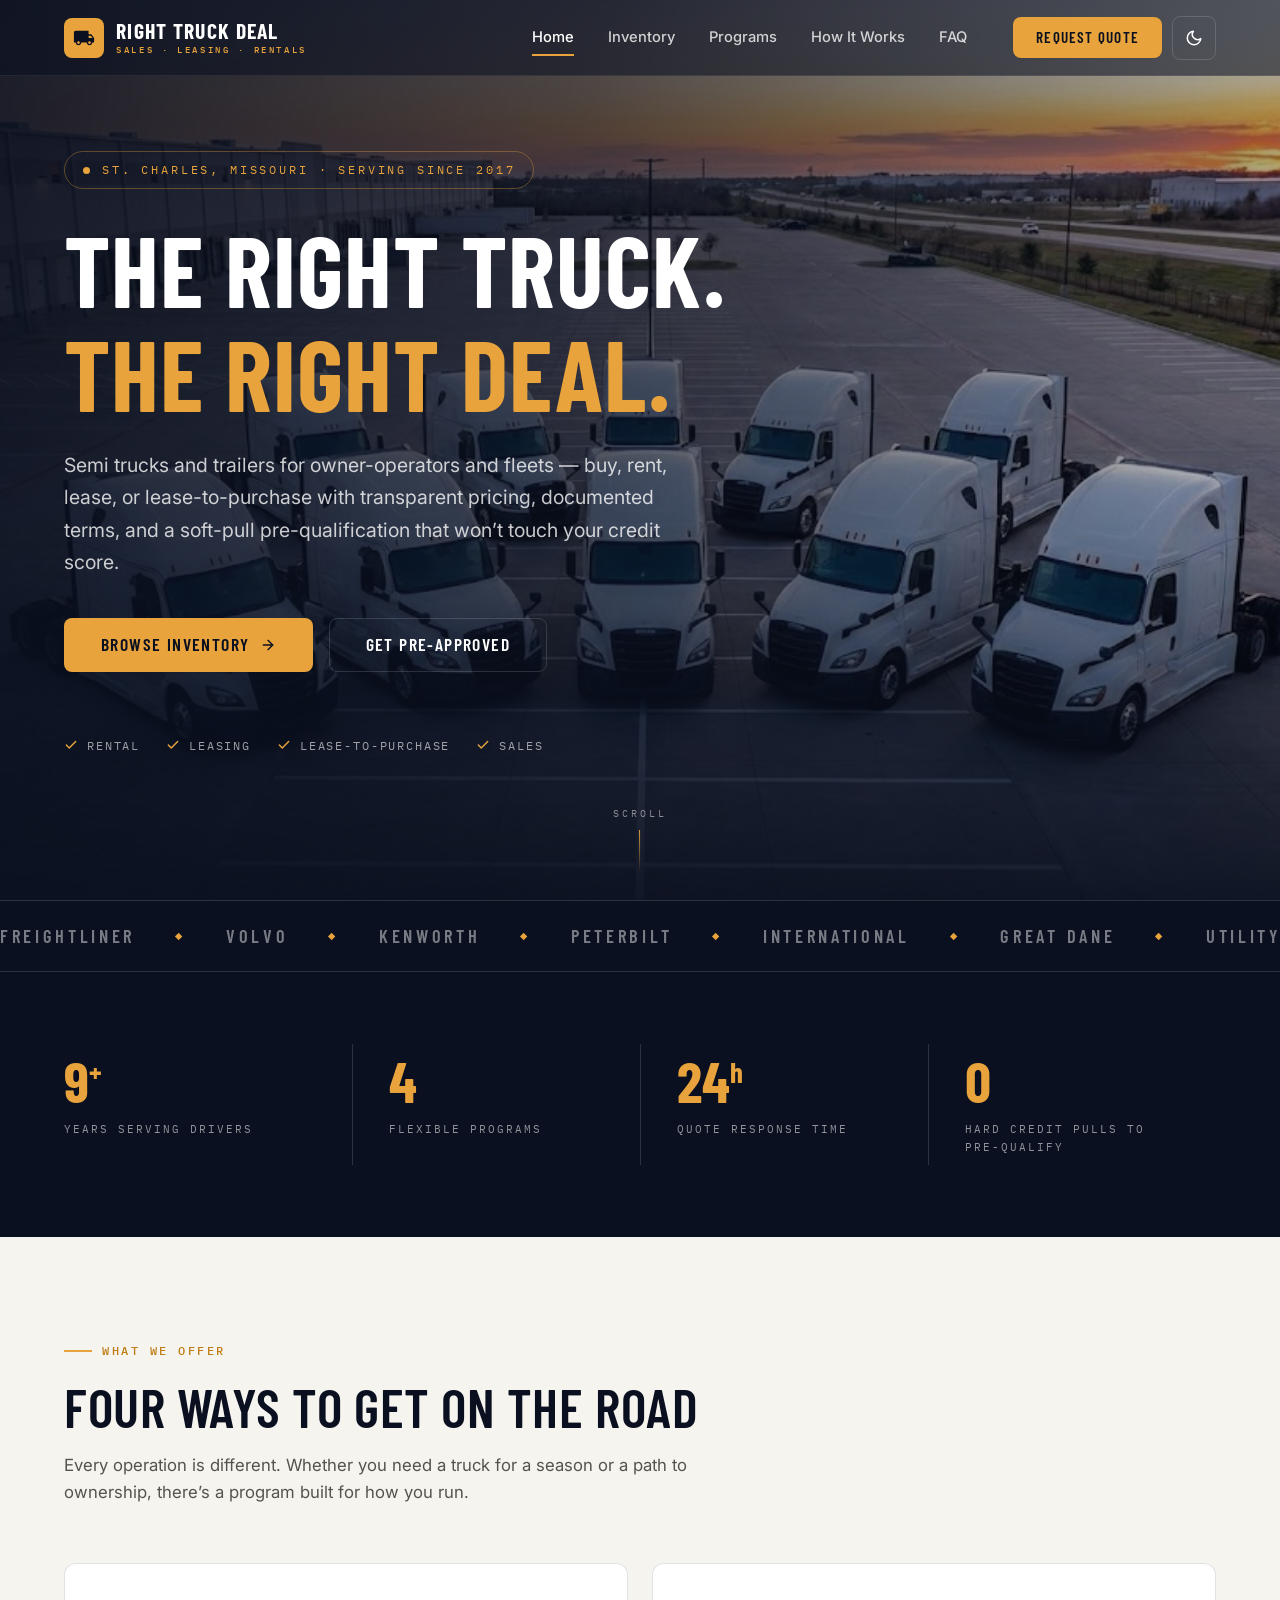
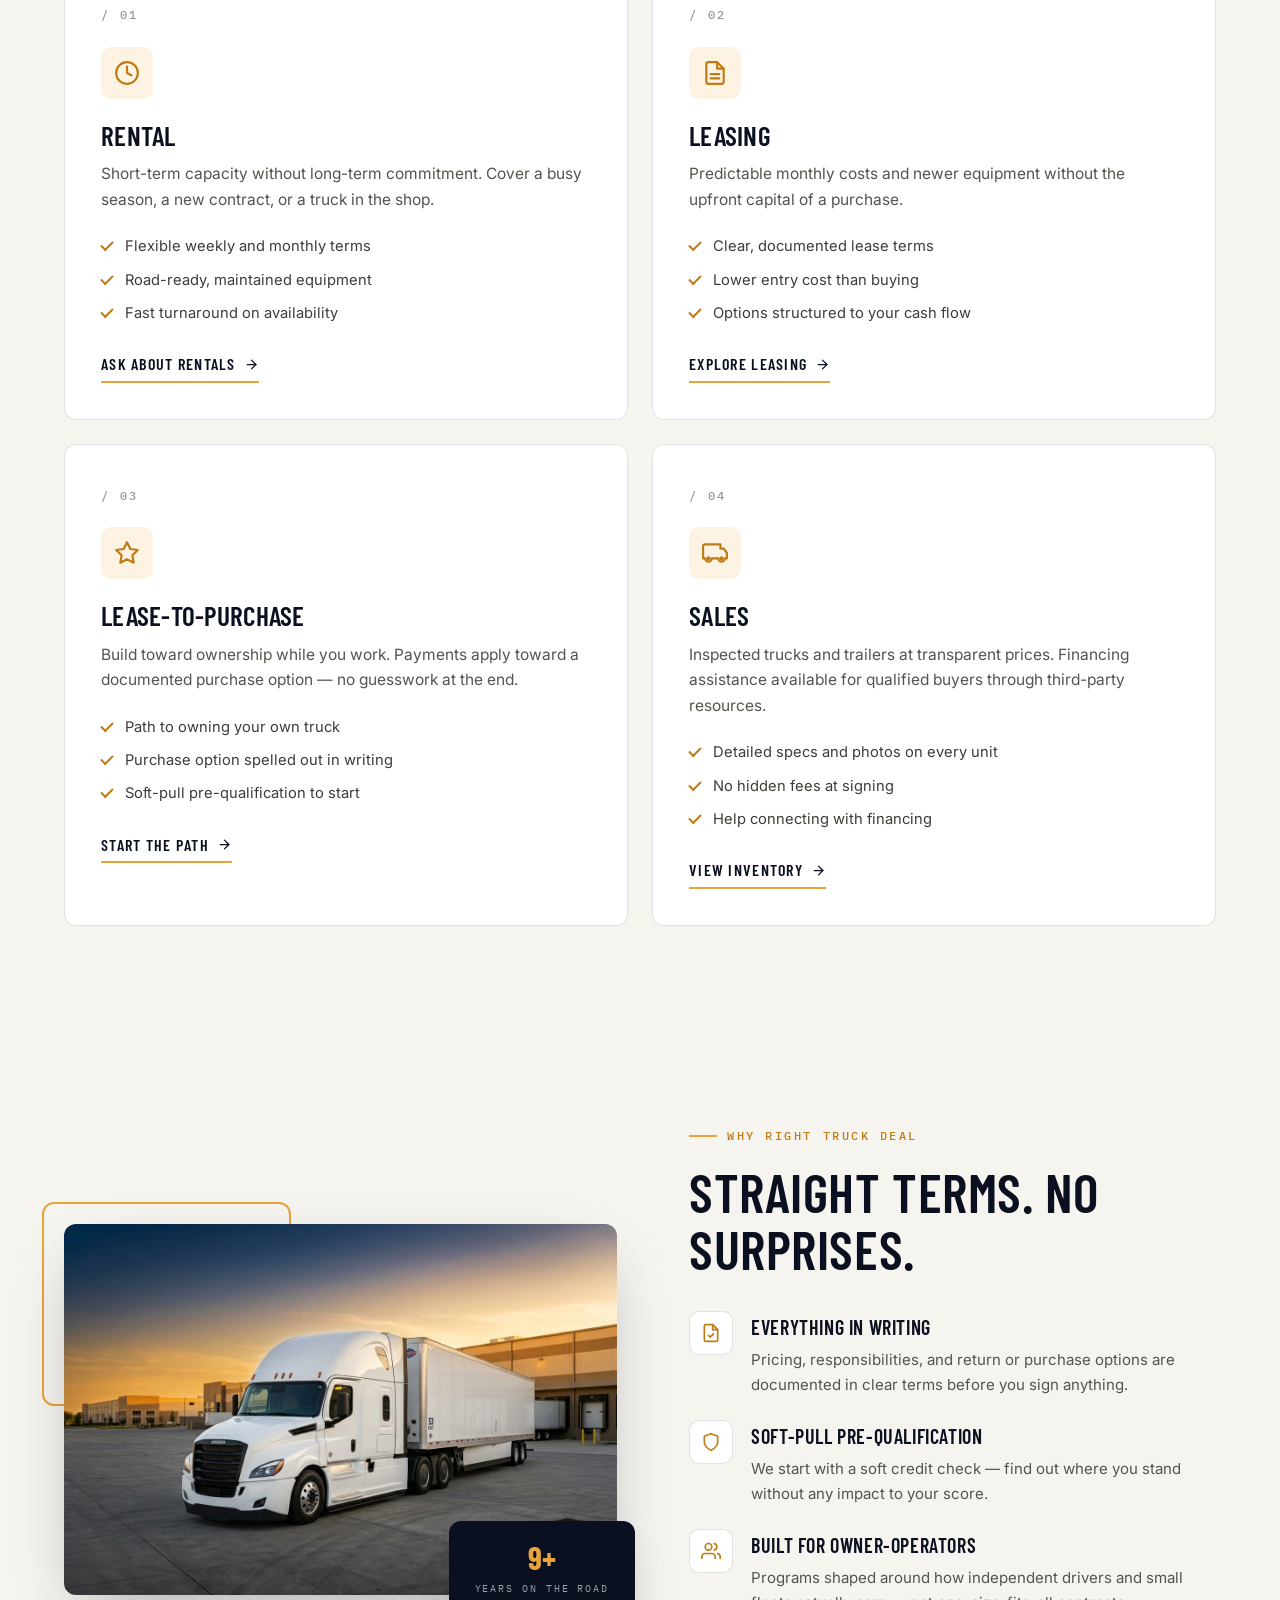
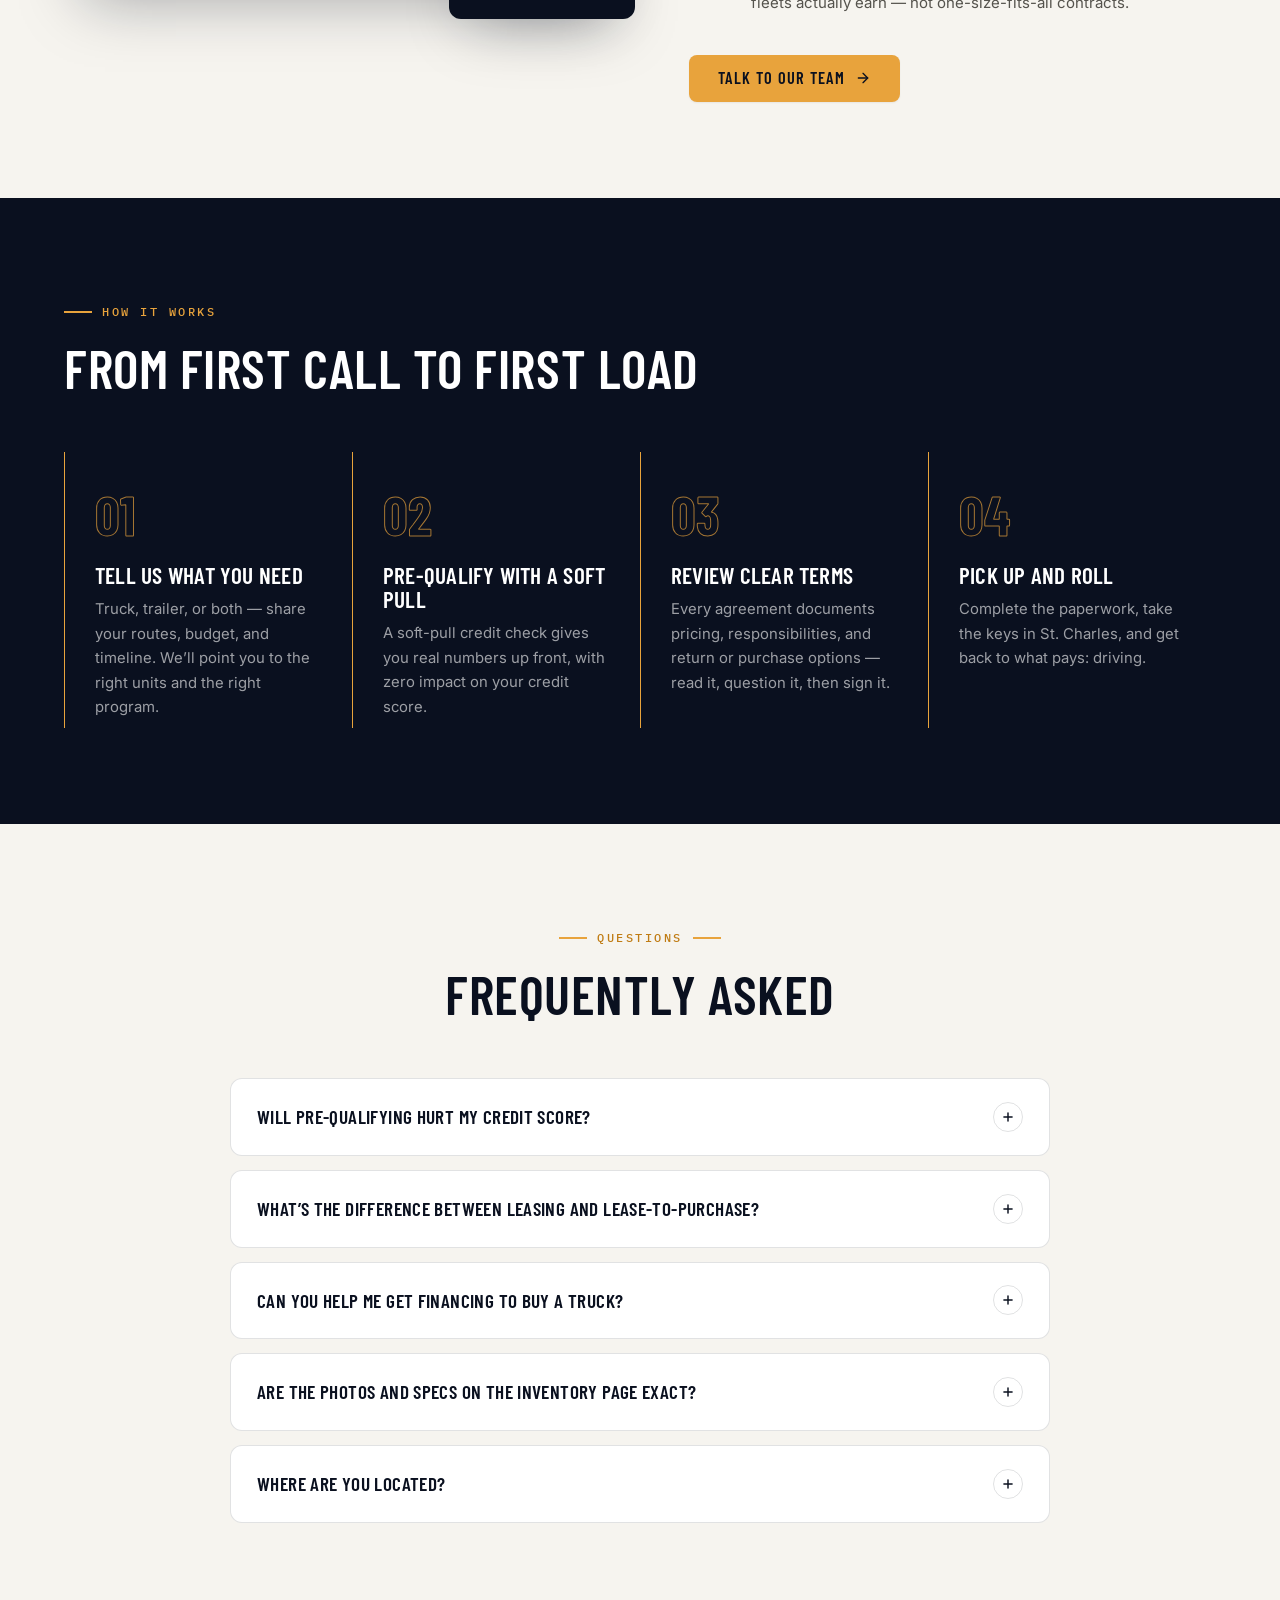
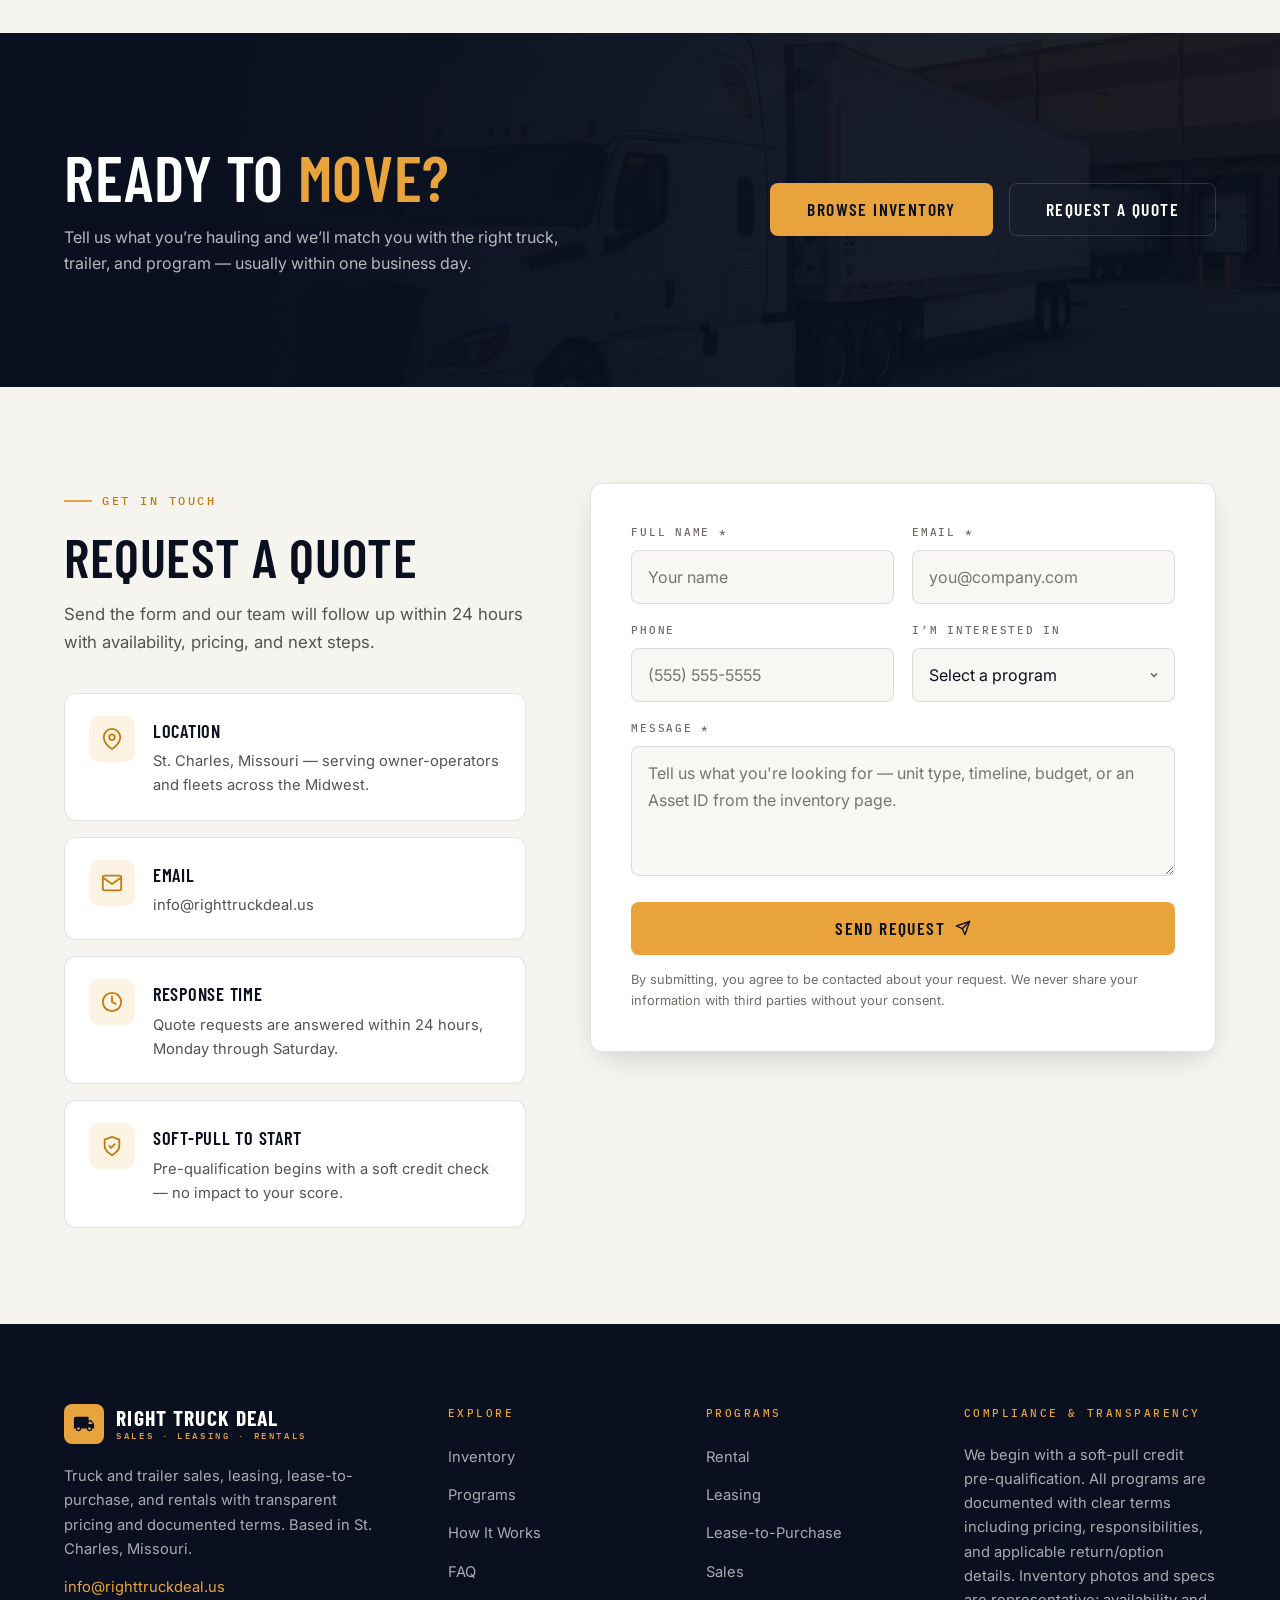
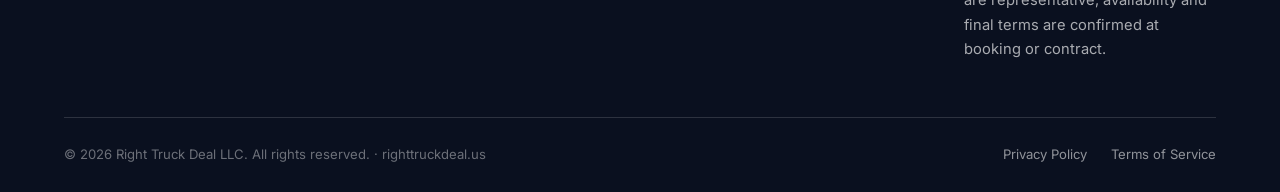
<file: index.html>
<!DOCTYPE html>
<html lang="en">
<head>
  <meta charset="UTF-8" />
  <meta name="viewport" content="width=device-width, initial-scale=1.0" />
  <script>document.documentElement.className += " js";</script>
  <script>
    (function () {
      var saved = null;
      try { saved = localStorage.getItem('rtd-theme'); } catch (e) {}
      var dark = saved ? saved === 'dark' : window.matchMedia('(prefers-color-scheme: dark)').matches;
      document.documentElement.setAttribute('data-theme', dark ? 'dark' : 'light');
    })();
  </script>
  <meta
    name="description"
    content="Right Truck Deal LLC — semi truck and trailer sales, leasing, lease-to-purchase, and rentals in St. Charles, Missouri. Transparent terms, soft-pull pre-qualification, and flexible programs for owner-operators and fleets."
  />
  <title>Right Truck Deal LLC | Truck &amp; Trailer Sales, Leasing &amp; Rentals</title>
  <meta name="theme-color" content="#0a101f" />

  <meta property="og:type" content="website" />
  <meta property="og:site_name" content="Right Truck Deal LLC" />
  <meta property="og:title" content="Right Truck Deal LLC | Truck &amp; Trailer Sales, Leasing &amp; Rentals" />
  <meta property="og:description" content="Semi trucks and trailers for owner-operators and fleets — buy, rent, lease, or lease-to-purchase with transparent pricing and documented terms. St. Charles, Missouri." />
  <meta property="og:url" content="https://righttruckdeal.us/" />
  <meta property="og:image" content="https://righttruckdeal.us/images/RTD-Main.jpg" />
  <meta name="twitter:card" content="summary_large_image" />

  <link rel="preload" as="image" href="images/RTD-Main.jpg" />

  <link rel="icon" href="data:image/svg+xml,%3Csvg xmlns='http://www.w3.org/2000/svg' viewBox='0 0 64 64'%3E%3Crect width='64' height='64' rx='12' fill='%230a101f'/%3E%3Cpath d='M50 26h-7.5V16H12a4 4 0 0 0-4 4v22h4a7 7 0 0 0 14 0h12a7 7 0 0 0 14 0h4V34l-6-8zM19 46.5a3.5 3.5 0 1 1 0-7 3.5 3.5 0 0 1 0 7zm29.5-18 4.4 5.5h-8.4v-5.5h4zM45 46.5a3.5 3.5 0 1 1 0-7 3.5 3.5 0 0 1 0 7z' fill='%23e8a33c'/%3E%3C/svg%3E" />

  <link rel="preconnect" href="https://fonts.googleapis.com" />
  <link rel="preconnect" href="https://fonts.gstatic.com" crossorigin />
  <link
    href="https://fonts.googleapis.com/css2?family=Barlow+Condensed:wght@500;600;700&family=IBM+Plex+Mono:wght@400;500;600&family=Inter:wght@400;500;600;700&display=swap"
    rel="stylesheet"
  />
  <link rel="stylesheet" href="styles.css?v=20260825" />
</head>

<body>

  <a class="skip-link" href="#main">Skip to main content</a>

  <!-- ============ NAVBAR ============ -->
  <nav class="navbar" role="navigation" aria-label="Main navigation">
    <div class="container">
      <a href="index.html" class="navbar-brand" aria-label="Right Truck Deal - Home">
        <span class="brand-mark" aria-hidden="true">
          <svg xmlns="http://www.w3.org/2000/svg" viewBox="0 0 24 24" fill="currentColor">
            <path d="M20 8h-3V4H3c-1.1 0-2 .9-2 2v11h2c0 1.66 1.34 3 3 3s3-1.34 3-3h6c0 1.66 1.34 3 3 3s3-1.34 3-3h2v-5l-3-4zM6 18.5c-.83 0-1.5-.67-1.5-1.5s.67-1.5 1.5-1.5 1.5.67 1.5 1.5-.67 1.5-1.5 1.5zm13.5-9l1.96 2.5H17V9.5h2.5zm-1.5 9c-.83 0-1.5-.67-1.5-1.5s.67-1.5 1.5-1.5 1.5.67 1.5 1.5-.67 1.5-1.5 1.5z"/>
          </svg>
        </span>
        <span class="brand-text">
          Right Truck Deal
          <small>Sales &middot; Leasing &middot; Rentals</small>
        </span>
      </a>

      <ul class="navbar-nav nav-menu" role="menubar">
        <li role="none"><a href="index.html" role="menuitem" class="active">Home</a></li>
        <li role="none"><a href="sales.html" role="menuitem">Inventory</a></li>
        <li role="none"><a href="#programs" role="menuitem">Programs</a></li>
        <li role="none"><a href="#process" role="menuitem">How It Works</a></li>
        <li role="none"><a href="#faq" role="menuitem">FAQ</a></li>
      </ul>

      <div class="navbar-actions">
        <a href="#contact" class="btn btn-primary navbar-cta">Request Quote</a>

        <button class="theme-toggle" type="button" aria-label="Toggle dark mode" title="Toggle dark mode">
          <svg class="ic-moon" xmlns="http://www.w3.org/2000/svg" viewBox="0 0 24 24" fill="none" stroke="currentColor" stroke-width="2" stroke-linecap="round" stroke-linejoin="round" aria-hidden="true"><path d="M21 12.79A9 9 0 1 1 11.21 3 7 7 0 0 0 21 12.79z"/></svg>
          <svg class="ic-sun" xmlns="http://www.w3.org/2000/svg" viewBox="0 0 24 24" fill="none" stroke="currentColor" stroke-width="2" stroke-linecap="round" stroke-linejoin="round" aria-hidden="true"><circle cx="12" cy="12" r="5"/><line x1="12" y1="1" x2="12" y2="3"/><line x1="12" y1="21" x2="12" y2="23"/><line x1="4.22" y1="4.22" x2="5.64" y2="5.64"/><line x1="18.36" y1="18.36" x2="19.78" y2="19.78"/><line x1="1" y1="12" x2="3" y2="12"/><line x1="21" y1="12" x2="23" y2="12"/><line x1="4.22" y1="19.78" x2="5.64" y2="18.36"/><line x1="18.36" y1="5.64" x2="19.78" y2="4.22"/></svg>
        </button>

        <button
          class="navbar-toggle mobile-menu-toggle"
        aria-label="Toggle navigation menu"
        aria-expanded="false"
        aria-controls="mobile-menu"
      >
        <svg xmlns="http://www.w3.org/2000/svg" viewBox="0 0 24 24" fill="none" stroke="currentColor" stroke-width="2" stroke-linecap="round" stroke-linejoin="round" aria-hidden="true">
          <line x1="3" y1="12" x2="21" y2="12"></line>
          <line x1="3" y1="6" x2="21" y2="6"></line>
          <line x1="3" y1="18" x2="21" y2="18"></line>
        </svg>
      </button>
      </div>
    </div>
  </nav>

  <!-- Mobile Menu -->
  <div id="mobile-menu" class="mobile-menu" aria-hidden="true">
    <ul class="mobile-menu-nav" role="menu">
      <li role="none"><a href="index.html" role="menuitem" class="active">Home</a></li>
      <li role="none"><a href="sales.html" role="menuitem">Inventory</a></li>
      <li role="none"><a href="#programs" role="menuitem">Programs</a></li>
      <li role="none"><a href="#process" role="menuitem">How It Works</a></li>
      <li role="none"><a href="#faq" role="menuitem">FAQ</a></li>
    </ul>
    <a href="#contact" class="btn btn-primary btn-lg" style="width: 100%;">Request Quote</a>
  </div>

  <main id="main">

    <!-- ============ HERO ============ -->
    <section class="hero" id="top">
      <div class="hero-bg" aria-hidden="true"></div>
      <div class="hero-overlay" aria-hidden="true"></div>

      <div class="container">
        <div class="hero-stage">
          <span class="hero-eyebrow"><span class="dot"></span>St. Charles, Missouri &middot; Serving Since 2017</span>
        </div>
        <h1 class="hero-title hero-stage">
          The Right Truck.<br />
          <span class="accent">The Right Deal.</span>
        </h1>
        <p class="hero-sub hero-stage">
          Semi trucks and trailers for owner-operators and fleets &mdash; buy, rent, lease,
          or lease-to-purchase with transparent pricing, documented terms, and a
          soft-pull pre-qualification that won&rsquo;t touch your credit score.
        </p>
        <div class="hero-actions hero-stage">
          <a href="sales.html" class="btn btn-primary btn-lg">
            Browse Inventory
            <svg xmlns="http://www.w3.org/2000/svg" viewBox="0 0 24 24" fill="none" stroke="currentColor" stroke-width="2" stroke-linecap="round" stroke-linejoin="round"><line x1="5" y1="12" x2="19" y2="12"/><polyline points="12 5 19 12 12 19"/></svg>
          </a>
          <a href="#contact" class="btn btn-ghost-light btn-secondary btn-lg">Get Pre-Approved</a>
        </div>
        <div class="hero-chips hero-stage">
          <span>
            <svg xmlns="http://www.w3.org/2000/svg" viewBox="0 0 24 24" fill="none" stroke="currentColor" stroke-width="2.5" stroke-linecap="round" stroke-linejoin="round"><polyline points="20 6 9 17 4 12"/></svg>
            Rental
          </span>
          <span>
            <svg xmlns="http://www.w3.org/2000/svg" viewBox="0 0 24 24" fill="none" stroke="currentColor" stroke-width="2.5" stroke-linecap="round" stroke-linejoin="round"><polyline points="20 6 9 17 4 12"/></svg>
            Leasing
          </span>
          <span>
            <svg xmlns="http://www.w3.org/2000/svg" viewBox="0 0 24 24" fill="none" stroke="currentColor" stroke-width="2.5" stroke-linecap="round" stroke-linejoin="round"><polyline points="20 6 9 17 4 12"/></svg>
            Lease-to-Purchase
          </span>
          <span>
            <svg xmlns="http://www.w3.org/2000/svg" viewBox="0 0 24 24" fill="none" stroke="currentColor" stroke-width="2.5" stroke-linecap="round" stroke-linejoin="round"><polyline points="20 6 9 17 4 12"/></svg>
            Sales
          </span>
        </div>
      </div>

      <div class="hero-scroll" aria-hidden="true">Scroll</div>
    </section>

    <!-- ============ MARQUEE ============ -->
    <div class="marquee" aria-hidden="true">
      <div class="marquee-track">
        <span>Freightliner</span><span>Volvo</span><span>Kenworth</span><span>Peterbilt</span><span>International</span><span>Great Dane</span><span>Utility</span><span>Wabash</span>
        <span>Freightliner</span><span>Volvo</span><span>Kenworth</span><span>Peterbilt</span><span>International</span><span>Great Dane</span><span>Utility</span><span>Wabash</span>
      </div>
    </div>

    <!-- ============ STATS ============ -->
    <section class="stats">
      <div class="container">
        <div class="stats-grid">
          <div class="stat reveal">
            <div class="stat-value"><span class="count-up" id="years-stat" data-count-to="9">9</span><sup>+</sup></div>
            <div class="stat-label">Years serving drivers</div>
          </div>
          <div class="stat reveal" data-delay="1">
            <div class="stat-value"><span class="count-up" data-count-to="4">4</span></div>
            <div class="stat-label">Flexible programs</div>
          </div>
          <div class="stat reveal" data-delay="2">
            <div class="stat-value"><span class="count-up" data-count-to="24">24</span><sup>h</sup></div>
            <div class="stat-label">Quote response time</div>
          </div>
          <div class="stat reveal" data-delay="3">
            <div class="stat-value"><span class="count-up" data-count-to="0">0</span></div>
            <div class="stat-label">Hard credit pulls to pre-qualify</div>
          </div>
        </div>
      </div>
    </section>

    <!-- ============ PROGRAMS ============ -->
    <section class="section" id="programs">
      <div class="container">
        <div class="section-head reveal">
          <span class="eyebrow">What we offer</span>
          <h2 class="section-title">Four ways to get on the road</h2>
          <p class="section-sub">
            Every operation is different. Whether you need a truck for a season or a
            path to ownership, there&rsquo;s a program built for how you run.
          </p>
        </div>

        <div class="programs-grid">
          <article class="program-card reveal">
            <span class="program-num">/ 01</span>
            <div class="program-icon">
              <svg xmlns="http://www.w3.org/2000/svg" viewBox="0 0 24 24" fill="none" stroke="currentColor" stroke-width="2" stroke-linecap="round" stroke-linejoin="round"><circle cx="12" cy="12" r="10"/><polyline points="12 6 12 12 16 14"/></svg>
            </div>
            <h3>Rental</h3>
            <p>Short-term capacity without long-term commitment. Cover a busy season, a new contract, or a truck in the shop.</p>
            <ul>
              <li>Flexible weekly and monthly terms</li>
              <li>Road-ready, maintained equipment</li>
              <li>Fast turnaround on availability</li>
            </ul>
            <a href="#contact" class="program-link">
              Ask about rentals
              <svg xmlns="http://www.w3.org/2000/svg" viewBox="0 0 24 24" fill="none" stroke="currentColor" stroke-width="2" stroke-linecap="round" stroke-linejoin="round"><line x1="5" y1="12" x2="19" y2="12"/><polyline points="12 5 19 12 12 19"/></svg>
            </a>
          </article>

          <article class="program-card reveal" data-delay="1">
            <span class="program-num">/ 02</span>
            <div class="program-icon">
              <svg xmlns="http://www.w3.org/2000/svg" viewBox="0 0 24 24" fill="none" stroke="currentColor" stroke-width="2" stroke-linecap="round" stroke-linejoin="round"><path d="M14 2H6a2 2 0 0 0-2 2v16a2 2 0 0 0 2 2h12a2 2 0 0 0 2-2V8z"/><polyline points="14 2 14 8 20 8"/><line x1="16" y1="13" x2="8" y2="13"/><line x1="16" y1="17" x2="8" y2="17"/></svg>
            </div>
            <h3>Leasing</h3>
            <p>Predictable monthly costs and newer equipment without the upfront capital of a purchase.</p>
            <ul>
              <li>Clear, documented lease terms</li>
              <li>Lower entry cost than buying</li>
              <li>Options structured to your cash flow</li>
            </ul>
            <a href="#contact" class="program-link">
              Explore leasing
              <svg xmlns="http://www.w3.org/2000/svg" viewBox="0 0 24 24" fill="none" stroke="currentColor" stroke-width="2" stroke-linecap="round" stroke-linejoin="round"><line x1="5" y1="12" x2="19" y2="12"/><polyline points="12 5 19 12 12 19"/></svg>
            </a>
          </article>

          <article class="program-card reveal" data-delay="1">
            <span class="program-num">/ 03</span>
            <div class="program-icon">
              <svg xmlns="http://www.w3.org/2000/svg" viewBox="0 0 24 24" fill="none" stroke="currentColor" stroke-width="2" stroke-linecap="round" stroke-linejoin="round"><path d="M12 2l3.09 6.26L22 9.27l-5 4.87 1.18 6.88L12 17.77l-6.18 3.25L7 14.14 2 9.27l6.91-1.01L12 2z"/></svg>
            </div>
            <h3>Lease-to-Purchase</h3>
            <p>Build toward ownership while you work. Payments apply toward a documented purchase option &mdash; no guesswork at the end.</p>
            <ul>
              <li>Path to owning your own truck</li>
              <li>Purchase option spelled out in writing</li>
              <li>Soft-pull pre-qualification to start</li>
            </ul>
            <a href="#contact" class="program-link">
              Start the path
              <svg xmlns="http://www.w3.org/2000/svg" viewBox="0 0 24 24" fill="none" stroke="currentColor" stroke-width="2" stroke-linecap="round" stroke-linejoin="round"><line x1="5" y1="12" x2="19" y2="12"/><polyline points="12 5 19 12 12 19"/></svg>
            </a>
          </article>

          <article class="program-card reveal" data-delay="2">
            <span class="program-num">/ 04</span>
            <div class="program-icon">
              <svg xmlns="http://www.w3.org/2000/svg" viewBox="0 0 24 24" fill="none" stroke="currentColor" stroke-width="2" stroke-linecap="round" stroke-linejoin="round"><path d="M20 8h-3V4H3c-1.1 0-2 .9-2 2v11h2a3 3 0 0 0 6 0h6a3 3 0 0 0 6 0h2v-5l-3-4z"/><circle cx="6" cy="17" r="1"/><circle cx="18" cy="17" r="1"/></svg>
            </div>
            <h3>Sales</h3>
            <p>Inspected trucks and trailers at transparent prices. Financing assistance available for qualified buyers through third-party resources.</p>
            <ul>
              <li>Detailed specs and photos on every unit</li>
              <li>No hidden fees at signing</li>
              <li>Help connecting with financing</li>
            </ul>
            <a href="sales.html" class="program-link">
              View inventory
              <svg xmlns="http://www.w3.org/2000/svg" viewBox="0 0 24 24" fill="none" stroke="currentColor" stroke-width="2" stroke-linecap="round" stroke-linejoin="round"><line x1="5" y1="12" x2="19" y2="12"/><polyline points="12 5 19 12 12 19"/></svg>
            </a>
          </article>
        </div>
      </div>
    </section>

    <!-- ============ FEATURED INVENTORY (live from sheet) ============ -->
    <section class="section section--gray" id="featured" hidden>
      <div class="container">
        <div class="featured-head reveal">
          <div class="section-head">
            <span class="eyebrow">On the lot now</span>
            <h2 class="section-title">Featured units</h2>
          </div>
          <a href="sales.html" class="btn btn-secondary">
            All inventory
            <svg xmlns="http://www.w3.org/2000/svg" viewBox="0 0 24 24" fill="none" stroke="currentColor" stroke-width="2" stroke-linecap="round" stroke-linejoin="round"><line x1="5" y1="12" x2="19" y2="12"/><polyline points="12 5 19 12 12 19"/></svg>
          </a>
        </div>
        <div class="featured-grid" id="featured-grid"></div>
      </div>
    </section>

    <!-- ============ SHOWCASE / WHY US ============ -->
    <section class="section" id="why">
      <div class="container">
        <div class="showcase">
          <div class="showcase-media reveal-left">
            <div class="frame">
              <img src="images/truck-trailer-sunset.jpg" alt="Semi truck with 53-foot dry van trailer at a distribution center at sunset" loading="lazy" />
            </div>
            <div class="badge-float">
              <strong id="years-badge">9+</strong>
              <small>Years on the road</small>
            </div>
          </div>

          <div class="reveal-right">
            <span class="eyebrow">Why Right Truck Deal</span>
            <h2 class="section-title">Straight terms. No surprises.</h2>
            <ul class="checklist">
              <li>
                <span class="check-ic">
                  <svg xmlns="http://www.w3.org/2000/svg" viewBox="0 0 24 24" fill="none" stroke="currentColor" stroke-width="2" stroke-linecap="round" stroke-linejoin="round"><path d="M14 2H6a2 2 0 0 0-2 2v16a2 2 0 0 0 2 2h12a2 2 0 0 0 2-2V8z"/><polyline points="14 2 14 8 20 8"/><polyline points="9 15 11 17 15 13"/></svg>
                </span>
                <div>
                  <h4>Everything in writing</h4>
                  <p>Pricing, responsibilities, and return or purchase options are documented in clear terms before you sign anything.</p>
                </div>
              </li>
              <li>
                <span class="check-ic">
                  <svg xmlns="http://www.w3.org/2000/svg" viewBox="0 0 24 24" fill="none" stroke="currentColor" stroke-width="2" stroke-linecap="round" stroke-linejoin="round"><path d="M12 22s8-4 8-10V5l-8-3-8 3v7c0 6 8 10 8 10z"/></svg>
                </span>
                <div>
                  <h4>Soft-pull pre-qualification</h4>
                  <p>We start with a soft credit check &mdash; find out where you stand without any impact to your score.</p>
                </div>
              </li>
              <li>
                <span class="check-ic">
                  <svg xmlns="http://www.w3.org/2000/svg" viewBox="0 0 24 24" fill="none" stroke="currentColor" stroke-width="2" stroke-linecap="round" stroke-linejoin="round"><path d="M17 21v-2a4 4 0 0 0-4-4H5a4 4 0 0 0-4 4v2"/><circle cx="9" cy="7" r="4"/><path d="M23 21v-2a4 4 0 0 0-3-3.87"/><path d="M16 3.13a4 4 0 0 1 0 7.75"/></svg>
                </span>
                <div>
                  <h4>Built for owner-operators</h4>
                  <p>Programs shaped around how independent drivers and small fleets actually earn &mdash; not one-size-fits-all contracts.</p>
                </div>
              </li>
            </ul>
            <a href="#contact" class="btn btn-primary">
              Talk to our team
              <svg xmlns="http://www.w3.org/2000/svg" viewBox="0 0 24 24" fill="none" stroke="currentColor" stroke-width="2" stroke-linecap="round" stroke-linejoin="round"><line x1="5" y1="12" x2="19" y2="12"/><polyline points="12 5 19 12 12 19"/></svg>
            </a>
          </div>
        </div>
      </div>
    </section>

    <!-- ============ PROCESS ============ -->
    <section class="section section--dark" id="process">
      <div class="container">
        <div class="section-head reveal">
          <span class="eyebrow">How it works</span>
          <h2 class="section-title">From first call to first load</h2>
        </div>

        <div class="process-grid">
          <div class="process-step reveal">
            <span class="process-num">01</span>
            <h3>Tell us what you need</h3>
            <p>Truck, trailer, or both &mdash; share your routes, budget, and timeline. We&rsquo;ll point you to the right units and the right program.</p>
          </div>
          <div class="process-step reveal" data-delay="1">
            <span class="process-num">02</span>
            <h3>Pre-qualify with a soft pull</h3>
            <p>A soft-pull credit check gives you real numbers up front, with zero impact on your credit score.</p>
          </div>
          <div class="process-step reveal" data-delay="2">
            <span class="process-num">03</span>
            <h3>Review clear terms</h3>
            <p>Every agreement documents pricing, responsibilities, and return or purchase options &mdash; read it, question it, then sign it.</p>
          </div>
          <div class="process-step reveal" data-delay="3">
            <span class="process-num">04</span>
            <h3>Pick up and roll</h3>
            <p>Complete the paperwork, take the keys in St. Charles, and get back to what pays: driving.</p>
          </div>
        </div>
      </div>
    </section>

    <!-- ============ FAQ ============ -->
    <section class="section" id="faq">
      <div class="container">
        <div class="section-head section-head--center reveal">
          <span class="eyebrow">Questions</span>
          <h2 class="section-title">Frequently asked</h2>
        </div>

        <div class="faq-list reveal">
          <div class="faq-item">
            <button class="faq-question" type="button">
              Will pre-qualifying hurt my credit score?
              <span class="faq-ic"><svg xmlns="http://www.w3.org/2000/svg" viewBox="0 0 24 24" fill="none" stroke="currentColor" stroke-width="2.5" stroke-linecap="round"><line x1="12" y1="5" x2="12" y2="19"/><line x1="5" y1="12" x2="19" y2="12"/></svg></span>
            </button>
            <div class="faq-answer">
              <p>No. We begin with a soft-pull credit pre-qualification, which does not affect your credit score. A hard inquiry only happens later if you move forward with financing and authorize it.</p>
            </div>
          </div>

          <div class="faq-item">
            <button class="faq-question" type="button">
              What&rsquo;s the difference between leasing and lease-to-purchase?
              <span class="faq-ic"><svg xmlns="http://www.w3.org/2000/svg" viewBox="0 0 24 24" fill="none" stroke="currentColor" stroke-width="2.5" stroke-linecap="round"><line x1="12" y1="5" x2="12" y2="19"/><line x1="5" y1="12" x2="19" y2="12"/></svg></span>
            </button>
            <div class="faq-answer">
              <p>A standard lease gives you use of the truck for a set term with the option to return it at the end. Lease-to-purchase adds a documented purchase option, so your payments build toward owning the truck outright. Both come with clear written terms covering pricing, responsibilities, and end-of-term options.</p>
            </div>
          </div>

          <div class="faq-item">
            <button class="faq-question" type="button">
              Can you help me get financing to buy a truck?
              <span class="faq-ic"><svg xmlns="http://www.w3.org/2000/svg" viewBox="0 0 24 24" fill="none" stroke="currentColor" stroke-width="2.5" stroke-linecap="round"><line x1="12" y1="5" x2="12" y2="19"/><line x1="5" y1="12" x2="19" y2="12"/></svg></span>
            </button>
            <div class="faq-answer">
              <p>Yes. We can connect qualified customers with third-party financing resources and walk you through what lenders typically look for. Start with the pre-approval form and we&rsquo;ll take it from there.</p>
            </div>
          </div>

          <div class="faq-item">
            <button class="faq-question" type="button">
              Are the photos and specs on the inventory page exact?
              <span class="faq-ic"><svg xmlns="http://www.w3.org/2000/svg" viewBox="0 0 24 24" fill="none" stroke="currentColor" stroke-width="2.5" stroke-linecap="round"><line x1="12" y1="5" x2="12" y2="19"/><line x1="5" y1="12" x2="19" y2="12"/></svg></span>
            </button>
            <div class="faq-answer">
              <p>Inventory photos and specs are representative. Availability and final terms are confirmed at the time of booking or contract &mdash; we&rsquo;ll always verify the exact unit and its condition with you before anything is signed.</p>
            </div>
          </div>

          <div class="faq-item">
            <button class="faq-question" type="button">
              Where are you located?
              <span class="faq-ic"><svg xmlns="http://www.w3.org/2000/svg" viewBox="0 0 24 24" fill="none" stroke="currentColor" stroke-width="2.5" stroke-linecap="round"><line x1="12" y1="5" x2="12" y2="19"/><line x1="5" y1="12" x2="19" y2="12"/></svg></span>
            </button>
            <div class="faq-answer">
              <p>We&rsquo;re based in St. Charles, Missouri, just outside St. Louis &mdash; an easy reach from I-70 for drivers across the Midwest. Reach out through the contact form to arrange a visit or a walkaround of any unit.</p>
            </div>
          </div>
        </div>
      </div>
    </section>

    <!-- ============ CTA BAND ============ -->
    <section class="cta-band">
      <div class="container">
        <div class="reveal">
          <h2>Ready to <span class="accent">move?</span></h2>
          <p>Tell us what you&rsquo;re hauling and we&rsquo;ll match you with the right truck, trailer, and program &mdash; usually within one business day.</p>
        </div>
        <div class="cta-actions reveal" data-delay="1">
          <a href="sales.html" class="btn btn-primary btn-lg">Browse Inventory</a>
          <a href="#contact" class="btn btn-ghost-light btn-lg">Request a Quote</a>
        </div>
      </div>
    </section>

    <!-- ============ CONTACT ============ -->
    <section class="section" id="contact">
      <div class="container">
        <div class="contact-layout">
          <div class="contact-info reveal-left">
            <div class="section-head">
              <span class="eyebrow">Get in touch</span>
              <h2 class="section-title">Request a quote</h2>
              <p class="section-sub">
                Send the form and our team will follow up within 24 hours with
                availability, pricing, and next steps.
              </p>
            </div>

            <div class="contact-cards">
              <div class="contact-card">
                <span class="cc-ic">
                  <svg xmlns="http://www.w3.org/2000/svg" viewBox="0 0 24 24" fill="none" stroke="currentColor" stroke-width="2" stroke-linecap="round" stroke-linejoin="round"><path d="M21 10c0 7-9 13-9 13s-9-6-9-13a9 9 0 0 1 18 0z"/><circle cx="12" cy="10" r="3"/></svg>
                </span>
                <div>
                  <h4>Location</h4>
                  <p>St. Charles, Missouri &mdash; serving owner-operators and fleets across the Midwest.</p>
                </div>
              </div>
              <a class="contact-card" href="mailto:info@righttruckdeal.us">
                <span class="cc-ic">
                  <svg xmlns="http://www.w3.org/2000/svg" viewBox="0 0 24 24" fill="none" stroke="currentColor" stroke-width="2" stroke-linecap="round" stroke-linejoin="round"><path d="M4 4h16c1.1 0 2 .9 2 2v12c0 1.1-.9 2-2 2H4c-1.1 0-2-.9-2-2V6c0-1.1.9-2 2-2z"/><polyline points="22,6 12,13 2,6"/></svg>
                </span>
                <div>
                  <h4>Email</h4>
                  <p>info@righttruckdeal.us</p>
                </div>
              </a>
              <div class="contact-card">
                <span class="cc-ic">
                  <svg xmlns="http://www.w3.org/2000/svg" viewBox="0 0 24 24" fill="none" stroke="currentColor" stroke-width="2" stroke-linecap="round" stroke-linejoin="round"><circle cx="12" cy="12" r="10"/><polyline points="12 6 12 12 16 14"/></svg>
                </span>
                <div>
                  <h4>Response time</h4>
                  <p>Quote requests are answered within 24 hours, Monday through Saturday.</p>
                </div>
              </div>
              <div class="contact-card">
                <span class="cc-ic">
                  <svg xmlns="http://www.w3.org/2000/svg" viewBox="0 0 24 24" fill="none" stroke="currentColor" stroke-width="2" stroke-linecap="round" stroke-linejoin="round"><path d="M12 22s8-4 8-10V5l-8-3-8 3v7c0 6 8 10 8 10z"/><polyline points="9 12 11 14 15 10"/></svg>
                </span>
                <div>
                  <h4>Soft-pull to start</h4>
                  <p>Pre-qualification begins with a soft credit check &mdash; no impact to your score.</p>
                </div>
              </div>
            </div>
          </div>

          <div class="contact-form-wrap reveal-right">
            <form id="contact-form" action="https://formsubmit.co/info@righttruckdeal.us" method="POST" novalidate>
              <input type="hidden" name="_subject" value="New quote request from righttruckdeal.us" />
              <input type="hidden" name="_template" value="table" />
              <input type="hidden" name="_captcha" value="false" />
              <input type="text" name="_honey" style="display:none" tabindex="-1" autocomplete="off" />
              <div class="form-row">
                <div class="form-group">
                  <label for="full-name">Full name *</label>
                  <input type="text" id="full-name" name="full-name" autocomplete="name" placeholder="Your name" />
                </div>
                <div class="form-group">
                  <label for="email">Email *</label>
                  <input type="email" id="email" name="email" autocomplete="email" placeholder="you@company.com" />
                </div>
              </div>

              <div class="form-row">
                <div class="form-group">
                  <label for="phone">Phone</label>
                  <input type="tel" id="phone" name="phone" autocomplete="tel" placeholder="(555) 555-5555" />
                </div>
                <div class="form-group">
                  <label for="interest">I&rsquo;m interested in</label>
                  <select id="interest" name="interest">
                    <option value="">Select a program</option>
                    <option value="rental">Rental</option>
                    <option value="leasing">Leasing</option>
                    <option value="lease-to-purchase">Lease-to-Purchase</option>
                    <option value="purchase">Buying a truck / trailer</option>
                    <option value="other">Something else</option>
                  </select>
                </div>
              </div>

              <div class="form-group">
                <label for="message">Message *</label>
                <textarea id="message" name="message" placeholder="Tell us what you're looking for — unit type, timeline, budget, or an Asset ID from the inventory page."></textarea>
              </div>

              <button type="submit" class="btn btn-primary btn-lg" style="width: 100%;">
                Send Request
                <svg xmlns="http://www.w3.org/2000/svg" viewBox="0 0 24 24" fill="none" stroke="currentColor" stroke-width="2" stroke-linecap="round" stroke-linejoin="round"><line x1="22" y1="2" x2="11" y2="13"/><polygon points="22 2 15 22 11 13 2 9 22 2"/></svg>
              </button>
              <p class="form-note">
                By submitting, you agree to be contacted about your request. We never share
                your information with third parties without your consent.
              </p>
            </form>
          </div>
        </div>
      </div>
    </section>

  </main>

  <!-- ============ FOOTER ============ -->
  <footer class="site-footer" id="compliance">
    <div class="container">
      <div class="footer-grid">
        <div class="footer-brand">
          <a href="index.html" class="navbar-brand" aria-label="Right Truck Deal - Home">
            <span class="brand-mark" aria-hidden="true">
              <svg xmlns="http://www.w3.org/2000/svg" viewBox="0 0 24 24" fill="currentColor">
                <path d="M20 8h-3V4H3c-1.1 0-2 .9-2 2v11h2c0 1.66 1.34 3 3 3s3-1.34 3-3h6c0 1.66 1.34 3 3 3s3-1.34 3-3h2v-5l-3-4zM6 18.5c-.83 0-1.5-.67-1.5-1.5s.67-1.5 1.5-1.5 1.5.67 1.5 1.5-.67 1.5-1.5 1.5zm13.5-9l1.96 2.5H17V9.5h2.5zm-1.5 9c-.83 0-1.5-.67-1.5-1.5s.67-1.5 1.5-1.5 1.5.67 1.5 1.5-.67 1.5-1.5 1.5z"/>
              </svg>
            </span>
            <span class="brand-text">
              Right Truck Deal
              <small>Sales &middot; Leasing &middot; Rentals</small>
            </span>
          </a>
          <p>
            Truck and trailer sales, leasing, lease-to-purchase, and rentals with
            transparent pricing and documented terms. Based in St. Charles, Missouri.
          </p>
          <p style="margin-top: 14px;"><a href="mailto:info@righttruckdeal.us" style="color: var(--gold);">info@righttruckdeal.us</a></p>
        </div>

        <div class="footer-col">
          <h4>Explore</h4>
          <ul>
            <li><a href="sales.html">Inventory</a></li>
            <li><a href="index.html#programs">Programs</a></li>
            <li><a href="index.html#process">How It Works</a></li>
            <li><a href="index.html#faq">FAQ</a></li>
          </ul>
        </div>

        <div class="footer-col">
          <h4>Programs</h4>
          <ul>
            <li><a href="index.html#programs">Rental</a></li>
            <li><a href="index.html#programs">Leasing</a></li>
            <li><a href="index.html#programs">Lease-to-Purchase</a></li>
            <li><a href="sales.html">Sales</a></li>
          </ul>
        </div>

        <div class="footer-col">
          <h4>Compliance &amp; Transparency</h4>
          <p>
            We begin with a soft-pull credit pre-qualification. All programs are documented
            with clear terms including pricing, responsibilities, and applicable
            return/option details. Inventory photos and specs are representative;
            availability and final terms are confirmed at booking or contract.
          </p>
        </div>
      </div>

      <div class="footer-bottom">
        <p>&copy; <span id="footer-year">2026</span> Right Truck Deal LLC. All rights reserved. &middot; righttruckdeal.us</p>
        <div class="footer-bottom-links">
          <a href="index.html#compliance">Privacy Policy</a>
          <a href="index.html#compliance">Terms of Service</a>
        </div>
      </div>
    </div>
  </footer>

  <script src="app.js?v=20260825"></script>

</body>
</html>
</file>
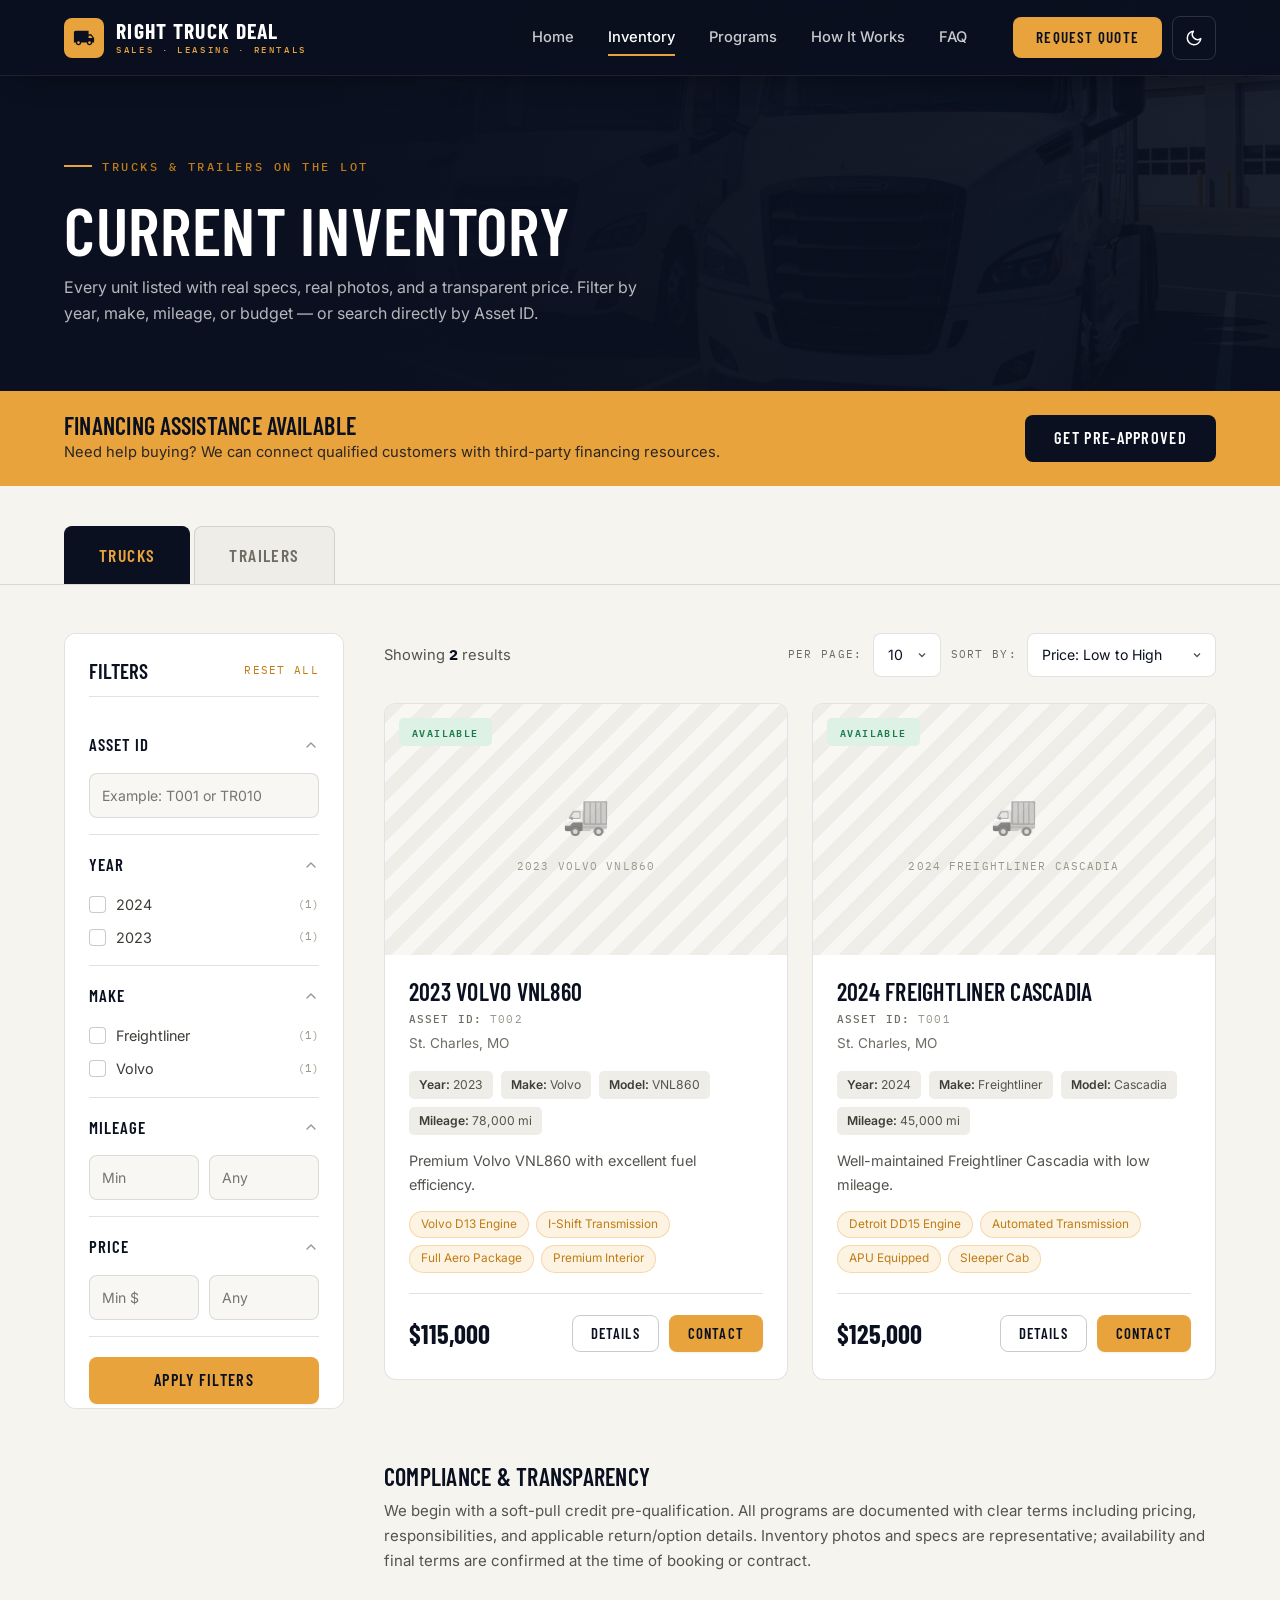
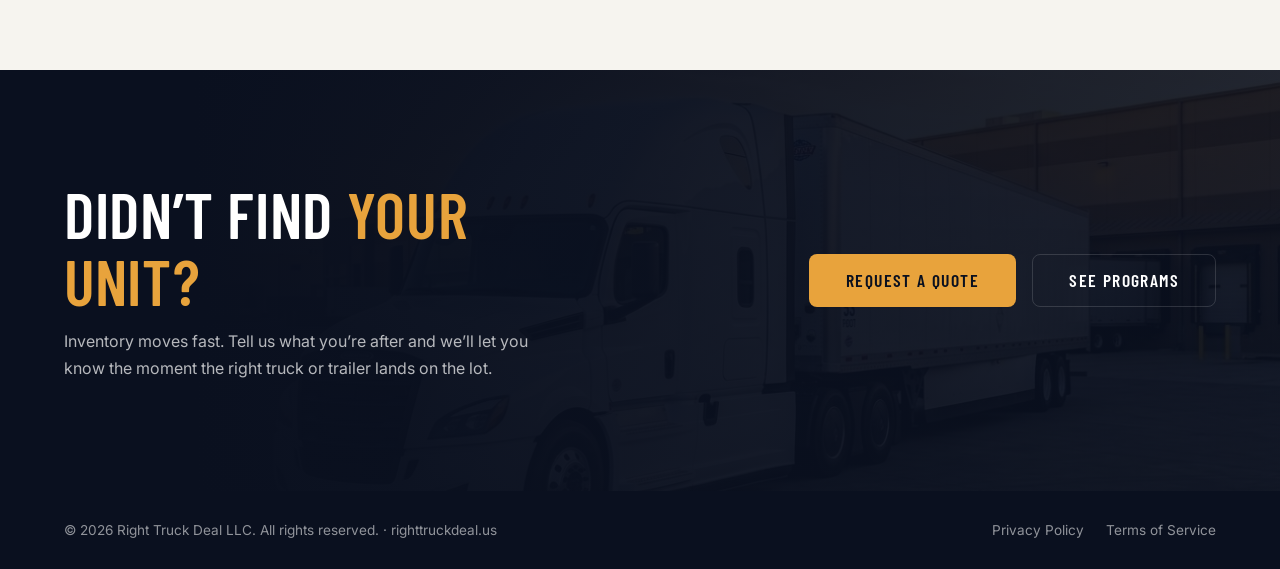
<file: sales.html>
<!DOCTYPE html>
<html lang="en">
<head>
  <meta charset="UTF-8" />
  <meta name="viewport" content="width=device-width, initial-scale=1.0" />
  <script>document.documentElement.className += " js";</script>
  <script>
    (function () {
      var saved = null;
      try { saved = localStorage.getItem('rtd-theme'); } catch (e) {}
      var dark = saved ? saved === 'dark' : window.matchMedia('(prefers-color-scheme: dark)').matches;
      document.documentElement.setAttribute('data-theme', dark ? 'dark' : 'light');
    })();
  </script>
  <meta
    name="description"
    content="Browse our current inventory of trucks and trailers. Right Truck Deal LLC offers rental, leasing, lease-to-purchase, and sales with transparent pricing and flexible terms."
  />
  <title>Inventory | Right Truck Deal LLC</title>
  <meta name="theme-color" content="#0a101f" />

  <link rel="icon" href="data:image/svg+xml,%3Csvg xmlns='http://www.w3.org/2000/svg' viewBox='0 0 64 64'%3E%3Crect width='64' height='64' rx='12' fill='%230a101f'/%3E%3Cpath d='M50 26h-7.5V16H12a4 4 0 0 0-4 4v22h4a7 7 0 0 0 14 0h12a7 7 0 0 0 14 0h4V34l-6-8zM19 46.5a3.5 3.5 0 1 1 0-7 3.5 3.5 0 0 1 0 7zm29.5-18 4.4 5.5h-8.4v-5.5h4zM45 46.5a3.5 3.5 0 1 1 0-7 3.5 3.5 0 0 1 0 7z' fill='%23e8a33c'/%3E%3C/svg%3E" />

  <link rel="preconnect" href="https://fonts.googleapis.com" />
  <link rel="preconnect" href="https://fonts.gstatic.com" crossorigin />
  <link
    href="https://fonts.googleapis.com/css2?family=Barlow+Condensed:wght@500;600;700&family=IBM+Plex+Mono:wght@400;500;600&family=Inter:wght@400;500;600;700&display=swap"
    rel="stylesheet"
  />
  <link rel="stylesheet" href="styles.css?v=20260825" />
</head>

<body>

  <!-- ============ NAVBAR ============ -->
  <nav class="navbar scrolled" role="navigation" aria-label="Main navigation">
    <div class="container">
      <a href="index.html" class="navbar-brand" aria-label="Right Truck Deal - Home">
        <span class="brand-mark" aria-hidden="true">
          <svg xmlns="http://www.w3.org/2000/svg" viewBox="0 0 24 24" fill="currentColor">
            <path d="M20 8h-3V4H3c-1.1 0-2 .9-2 2v11h2c0 1.66 1.34 3 3 3s3-1.34 3-3h6c0 1.66 1.34 3 3 3s3-1.34 3-3h2v-5l-3-4zM6 18.5c-.83 0-1.5-.67-1.5-1.5s.67-1.5 1.5-1.5 1.5.67 1.5 1.5-.67 1.5-1.5 1.5zm13.5-9l1.96 2.5H17V9.5h2.5zm-1.5 9c-.83 0-1.5-.67-1.5-1.5s.67-1.5 1.5-1.5 1.5.67 1.5 1.5-.67 1.5-1.5 1.5z"/>
          </svg>
        </span>
        <span class="brand-text">
          Right Truck Deal
          <small>Sales &middot; Leasing &middot; Rentals</small>
        </span>
      </a>

      <ul class="navbar-nav nav-menu" role="menubar">
        <li role="none"><a href="index.html" role="menuitem">Home</a></li>
        <li role="none"><a href="sales.html" role="menuitem" class="active">Inventory</a></li>
        <li role="none"><a href="index.html#programs" role="menuitem">Programs</a></li>
        <li role="none"><a href="index.html#process" role="menuitem">How It Works</a></li>
        <li role="none"><a href="index.html#faq" role="menuitem">FAQ</a></li>
      </ul>

      <div class="navbar-actions">
        <a href="index.html#contact" class="btn btn-primary navbar-cta">Request Quote</a>

        <button class="theme-toggle" type="button" aria-label="Toggle dark mode" title="Toggle dark mode">
          <svg class="ic-moon" xmlns="http://www.w3.org/2000/svg" viewBox="0 0 24 24" fill="none" stroke="currentColor" stroke-width="2" stroke-linecap="round" stroke-linejoin="round" aria-hidden="true"><path d="M21 12.79A9 9 0 1 1 11.21 3 7 7 0 0 0 21 12.79z"/></svg>
          <svg class="ic-sun" xmlns="http://www.w3.org/2000/svg" viewBox="0 0 24 24" fill="none" stroke="currentColor" stroke-width="2" stroke-linecap="round" stroke-linejoin="round" aria-hidden="true"><circle cx="12" cy="12" r="5"/><line x1="12" y1="1" x2="12" y2="3"/><line x1="12" y1="21" x2="12" y2="23"/><line x1="4.22" y1="4.22" x2="5.64" y2="5.64"/><line x1="18.36" y1="18.36" x2="19.78" y2="19.78"/><line x1="1" y1="12" x2="3" y2="12"/><line x1="21" y1="12" x2="23" y2="12"/><line x1="4.22" y1="19.78" x2="5.64" y2="18.36"/><line x1="18.36" y1="5.64" x2="19.78" y2="4.22"/></svg>
        </button>

        <button
          class="navbar-toggle mobile-menu-toggle"
        aria-label="Toggle navigation menu"
        aria-expanded="false"
        aria-controls="mobile-menu-sales"
      >
        <svg xmlns="http://www.w3.org/2000/svg" viewBox="0 0 24 24" fill="none" stroke="currentColor" stroke-width="2"
          stroke-linecap="round" stroke-linejoin="round" aria-hidden="true">
          <line x1="3" y1="12" x2="21" y2="12"></line>
          <line x1="3" y1="6" x2="21" y2="6"></line>
          <line x1="3" y1="18" x2="21" y2="18"></line>
        </svg>
      </button>
      </div>
    </div>
  </nav>

  <!-- Mobile Menu -->
  <div id="mobile-menu-sales" class="mobile-menu" aria-hidden="true">
    <ul class="mobile-menu-nav" role="menu">
      <li role="none"><a href="index.html" role="menuitem">Home</a></li>
      <li role="none"><a href="sales.html" role="menuitem" class="active">Inventory</a></li>
      <li role="none"><a href="index.html#programs" role="menuitem">Programs</a></li>
      <li role="none"><a href="index.html#process" role="menuitem">How It Works</a></li>
      <li role="none"><a href="index.html#faq" role="menuitem">FAQ</a></li>
    </ul>
    <a href="index.html#contact" class="btn btn-primary btn-lg" style="width: 100%;">Request Quote</a>
  </div>

  <main id="main">

    <!-- ============ PAGE HERO ============ -->
    <section class="page-hero">
      <div class="container">
        <span class="eyebrow">Trucks &amp; trailers on the lot</span>
        <h1>Current Inventory</h1>
        <p>
          Every unit listed with real specs, real photos, and a transparent price.
          Filter by year, make, mileage, or budget &mdash; or search directly by Asset ID.
        </p>
      </div>
    </section>

    <!-- ============ FINANCING BANNER ============ -->
    <section class="financing-banner">
      <div class="container">
        <div>
          <h2>Financing Assistance Available</h2>
          <p>Need help buying? We can connect qualified customers with third-party financing resources.</p>
        </div>
        <a href="index.html#contact" class="btn btn-white">Get Pre-Approved</a>
      </div>
    </section>

    <!-- ============ TABS ============ -->
    <section class="inventory-header">
      <div class="container">
        <div class="tabs" role="tablist" aria-label="Inventory type">
          <button class="tab-btn active" role="tab" aria-selected="true" data-tab="trucks">Trucks</button>
          <button class="tab-btn" role="tab" aria-selected="false" data-tab="trailers">Trailers</button>
        </div>
      </div>
    </section>

    <!-- ============ INVENTORY ============ -->
    <section class="inventory-section">
      <div class="container">
        <div class="inventory-layout">

          <!-- Mobile Filter Toggle (visible below 1024px) -->
          <button class="mobile-filter-btn" id="open-mobile-filters" type="button">
            <svg xmlns="http://www.w3.org/2000/svg" width="18" height="18" viewBox="0 0 24 24" fill="none" stroke="currentColor" stroke-width="2" stroke-linecap="round" stroke-linejoin="round" aria-hidden="true">
              <line x1="4" y1="21" x2="4" y2="14"></line>
              <line x1="4" y1="10" x2="4" y2="3"></line>
              <line x1="12" y1="21" x2="12" y2="12"></line>
              <line x1="12" y1="8" x2="12" y2="3"></line>
              <line x1="20" y1="21" x2="20" y2="16"></line>
              <line x1="20" y1="12" x2="20" y2="3"></line>
              <line x1="1" y1="14" x2="7" y2="14"></line>
              <line x1="9" y1="8" x2="15" y2="8"></line>
              <line x1="17" y1="16" x2="23" y2="16"></line>
            </svg>
            Filters
            <span class="mobile-filter-badge" id="active-filter-count"></span>
          </button>

          <!-- Backdrop for mobile filter overlay -->
          <div class="mobile-filter-backdrop" id="mobile-filter-backdrop"></div>

          <!-- Filters (sidebar on desktop, bottom-sheet on mobile) -->
          <aside class="filters-sidebar" id="filters-sidebar" aria-label="Inventory filters">
            <!-- Mobile-only header (close button) -->
            <div class="filters-mobile-header" id="filters-mobile-header">
              <h3>Filters</h3>
              <button type="button" id="close-mobile-filters" aria-label="Close filters">
                <svg xmlns="http://www.w3.org/2000/svg" width="20" height="20" viewBox="0 0 24 24" fill="none" stroke="currentColor" stroke-width="2" stroke-linecap="round" stroke-linejoin="round">
                  <line x1="18" y1="6" x2="6" y2="18"></line>
                  <line x1="6" y1="6" x2="18" y2="18"></line>
                </svg>
              </button>
            </div>

            <div class="filters-header">
              <h3>Filters</h3>
              <button class="filters-reset" id="reset-filters" type="button">Reset All</button>
            </div>

            <!-- Asset ID search -->
            <div class="filter-group" data-filter="assetid">
              <div class="filter-group-header">
                <h4>Asset ID</h4>
                <svg xmlns="http://www.w3.org/2000/svg" viewBox="0 0 24 24" fill="none" stroke="currentColor"
                  stroke-width="2" stroke-linecap="round" stroke-linejoin="round">
                  <polyline points="18 15 12 9 6 15"></polyline>
                </svg>
              </div>
              <div class="filter-group-content">
                <input id="asset-id-search" type="text" placeholder="Example: T001 or TR010" aria-label="Search by Asset ID" />
              </div>
            </div>

            <div class="filter-group" data-filter="year">
              <div class="filter-group-header">
                <h4>Year</h4>
                <svg xmlns="http://www.w3.org/2000/svg" viewBox="0 0 24 24" fill="none" stroke="currentColor"
                  stroke-width="2" stroke-linecap="round" stroke-linejoin="round">
                  <polyline points="18 15 12 9 6 15"></polyline>
                </svg>
              </div>
              <div class="filter-group-content" id="year-filters"></div>
            </div>

            <div class="filter-group" data-filter="make">
              <div class="filter-group-header">
                <h4>Make</h4>
                <svg xmlns="http://www.w3.org/2000/svg" viewBox="0 0 24 24" fill="none" stroke="currentColor"
                  stroke-width="2" stroke-linecap="round" stroke-linejoin="round">
                  <polyline points="18 15 12 9 6 15"></polyline>
                </svg>
              </div>
              <div class="filter-group-content" id="make-filters"></div>
            </div>

            <div class="filter-group" data-filter="mileage" id="mileage-filter-group">
              <div class="filter-group-header">
                <h4>Mileage</h4>
                <svg xmlns="http://www.w3.org/2000/svg" viewBox="0 0 24 24" fill="none" stroke="currentColor"
                  stroke-width="2" stroke-linecap="round" stroke-linejoin="round">
                  <polyline points="18 15 12 9 6 15"></polyline>
                </svg>
              </div>
              <div class="filter-group-content">
                <div class="filter-range">
                  <input type="number" id="mileage-min" placeholder="Min" min="0" aria-label="Minimum mileage" />
                  <input type="number" id="mileage-max" placeholder="Any" min="0" aria-label="Maximum mileage" />
                </div>
              </div>
            </div>

            <div class="filter-group" data-filter="price">
              <div class="filter-group-header">
                <h4>Price</h4>
                <svg xmlns="http://www.w3.org/2000/svg" viewBox="0 0 24 24" fill="none" stroke="currentColor"
                  stroke-width="2" stroke-linecap="round" stroke-linejoin="round">
                  <polyline points="18 15 12 9 6 15"></polyline>
                </svg>
              </div>
              <div class="filter-group-content">
                <div class="filter-range">
                  <input type="number" id="price-min" placeholder="Min $" min="0" aria-label="Minimum price" />
                  <input type="number" id="price-max" placeholder="Any" min="0" aria-label="Maximum price" />
                </div>
              </div>
            </div>

            <button class="btn btn-primary filters-apply" id="apply-filters" type="button">Apply Filters</button>

            <!-- Mobile-only: Show Results button (closes the mobile sheet) -->
            <button class="btn btn-primary mobile-show-results" id="mobile-show-results" type="button">Show Results</button>

            <div class="help-box">
              <div class="help-box-icon">
                <svg xmlns="http://www.w3.org/2000/svg" viewBox="0 0 24 24" fill="none" stroke="currentColor"
                  stroke-width="2" stroke-linecap="round" stroke-linejoin="round">
                  <circle cx="12" cy="12" r="10"></circle>
                  <path d="M9.09 9a3 3 0 0 1 5.83 1c0 2-3 3-3 3"></path>
                  <line x1="12" y1="17" x2="12.01" y2="17"></line>
                </svg>
              </div>
              <h4>Need help searching?</h4>
              <p>Tell us what you need and we&rsquo;ll help you find the right unit.</p>
              <a href="index.html#contact">
                Contact Sales
                <svg xmlns="http://www.w3.org/2000/svg" viewBox="0 0 24 24" fill="none" stroke="currentColor"
                  stroke-width="2" stroke-linecap="round" stroke-linejoin="round">
                  <line x1="5" y1="12" x2="19" y2="12"></line>
                  <polyline points="12 5 19 12 12 19"></polyline>
                </svg>
              </a>
            </div>
          </aside>

          <!-- Results -->
          <div class="inventory-results">
            <div class="results-header">
              <p class="results-count">Showing <strong id="results-count">0</strong> results</p>

              <div class="results-sort">
                <label for="page-size-select">Per page:</label>
                <select id="page-size-select" aria-label="Results per page">
                  <option value="10">10</option>
                  <option value="20">20</option>
                  <option value="30">30</option>
                  <option value="40">40</option>
                  <option value="50">50</option>
                  <option value="all">All</option>
                </select>

                <label for="sort-select">Sort by:</label>
                <select id="sort-select" aria-label="Sort inventory">
                  <option value="price_asc">Price: Low to High</option>
                  <option value="price_desc">Price: High to Low</option>
                  <option value="mileage_asc">Mileage: Low to High</option>
                  <option value="mileage_desc">Mileage: High to Low</option>
                  <option value="year_desc">Year: Newest First</option>
                  <option value="year_asc">Year: Oldest First</option>
                </select>
              </div>
            </div>

            <div class="inventory-grid" id="inventory-grid" role="list"></div>

            <div class="no-results" id="no-results" style="display: none;">
              <svg xmlns="http://www.w3.org/2000/svg" viewBox="0 0 24 24" fill="none" stroke="currentColor"
                stroke-width="2" stroke-linecap="round" stroke-linejoin="round">
                <circle cx="11" cy="11" r="8"></circle>
                <line x1="21" y1="21" x2="16.65" y2="16.65"></line>
              </svg>
              <h3>No results found</h3>
              <p>Try adjusting your filters or search criteria.</p>
            </div>

            <nav class="pagination" id="pagination" aria-label="Inventory pagination"></nav>

            <!-- Compliance + transparency note -->
            <section class="section" style="padding: 40px 0 0;">
              <div class="container" style="max-width: 900px; padding: 0;">
                <h2 style="font-size: 1.5rem; margin-bottom: 10px;">Compliance &amp; Transparency</h2>
                <p style="color: var(--color-gray-600); font-size: 0.94rem;">
                  We begin with a soft-pull credit pre-qualification. All programs are documented with clear terms including
                  pricing, responsibilities, and applicable return/option details. Inventory photos and specs are representative;
                  availability and final terms are confirmed at the time of booking or contract.
                </p>
              </div>
            </section>

          </div>
        </div>
      </div>
    </section>

    <!-- ============ CTA BAND ============ -->
    <section class="cta-band">
      <div class="container">
        <div class="reveal">
          <h2>Didn&rsquo;t find <span class="accent">your unit?</span></h2>
          <p>Inventory moves fast. Tell us what you&rsquo;re after and we&rsquo;ll let you know the moment the right truck or trailer lands on the lot.</p>
        </div>
        <div class="cta-actions reveal" data-delay="1">
          <a href="index.html#contact" class="btn btn-primary btn-lg">Request a Quote</a>
          <a href="index.html#programs" class="btn btn-ghost-light btn-lg">See Programs</a>
        </div>
      </div>
    </section>

  </main>

  <!-- ============ DETAILS MODAL ============ -->
  <div class="modal-overlay" id="details-modal" aria-hidden="true" role="dialog" aria-labelledby="modal-title">
    <div class="modal-container">
      <button class="modal-close" id="modal-close" aria-label="Close modal">
        <svg xmlns="http://www.w3.org/2000/svg" viewBox="0 0 24 24" fill="none" stroke="currentColor" stroke-width="2" stroke-linecap="round" stroke-linejoin="round">
          <line x1="18" y1="6" x2="6" y2="18"></line>
          <line x1="6" y1="6" x2="18" y2="18"></line>
        </svg>
      </button>

      <div class="modal-content">
        <div class="modal-gallery">
          <div class="gallery-main">
            <button class="gallery-nav gallery-prev" aria-label="Previous image">
              <svg xmlns="http://www.w3.org/2000/svg" viewBox="0 0 24 24" fill="none" stroke="currentColor" stroke-width="2" stroke-linecap="round" stroke-linejoin="round">
                <polyline points="15 18 9 12 15 6"></polyline>
              </svg>
            </button>
            <div class="gallery-main-image" id="gallery-main-image">
              <div class="image-placeholder">
                <span class="placeholder-icon">&#128666;</span>
              </div>
            </div>
            <button class="gallery-nav gallery-next" aria-label="Next image">
              <svg xmlns="http://www.w3.org/2000/svg" viewBox="0 0 24 24" fill="none" stroke="currentColor" stroke-width="2" stroke-linecap="round" stroke-linejoin="round">
                <polyline points="9 18 15 12 9 6"></polyline>
              </svg>
            </button>
          </div>
          <div class="gallery-thumbnails" id="gallery-thumbnails"></div>
          <div class="gallery-counter" id="gallery-counter">1 / 1</div>
        </div>

        <div class="modal-details">
          <div class="modal-header">
            <span class="modal-status" id="modal-status">Available</span>
            <h2 class="modal-title" id="modal-title">2024 Freightliner Cascadia</h2>
            <p class="modal-location" id="modal-location">St. Charles, MO</p>
          </div>

          <div class="modal-price" id="modal-price">$125,000</div>

          <div class="modal-specs" id="modal-specs">
            <div class="spec-item">
              <span class="spec-label">Year</span>
              <span class="spec-value" id="spec-year">2024</span>
            </div>
            <div class="spec-item">
              <span class="spec-label">Make</span>
              <span class="spec-value" id="spec-make">Freightliner</span>
            </div>
            <div class="spec-item">
              <span class="spec-label">Model</span>
              <span class="spec-value" id="spec-model">Cascadia</span>
            </div>
            <div class="spec-item" id="spec-mileage-container">
              <span class="spec-label">Mileage</span>
              <span class="spec-value" id="spec-mileage">45,000 mi</span>
            </div>
          </div>

          <div class="modal-description">
            <h4>Description</h4>
            <p id="modal-description-text">Description text</p>
          </div>

          <div class="modal-highlights">
            <h4>Key Features</h4>
            <ul id="modal-highlights-list">
              <li>Feature 1</li>
              <li>Feature 2</li>
            </ul>
          </div>

          <div class="modal-actions">
            <a href="index.html#contact" class="btn btn-primary btn-lg modal-contact-btn">
              <svg xmlns="http://www.w3.org/2000/svg" viewBox="0 0 24 24" fill="none" stroke="currentColor" stroke-width="2" stroke-linecap="round" stroke-linejoin="round">
                <path d="M22 16.92v3a2 2 0 0 1-2.18 2 19.79 19.79 0 0 1-8.63-3.07 19.5 19.5 0 0 1-6-6 19.79 19.79 0 0 1-3.07-8.67A2 2 0 0 1 4.11 2h3a2 2 0 0 1 2 1.72 12.84 12.84 0 0 0 .7 2.81 2 2 0 0 1-.45 2.11L8.09 9.91a16 16 0 0 0 6 6l1.27-1.27a2 2 0 0 1 2.11-.45 12.84 12.84 0 0 0 2.81.7A2 2 0 0 1 22 16.92z"></path>
              </svg>
              Contact About This Vehicle
            </a>
            <button class="btn btn-secondary btn-lg" id="btn-print-details">
              <svg xmlns="http://www.w3.org/2000/svg" viewBox="0 0 24 24" fill="none" stroke="currentColor" stroke-width="2" stroke-linecap="round" stroke-linejoin="round">
                <polyline points="6 9 6 2 18 2 18 9"></polyline>
                <path d="M6 18H4a2 2 0 0 1-2-2v-5a2 2 0 0 1 2-2h16a2 2 0 0 1 2 2v5a2 2 0 0 1-2 2h-2"></path>
                <rect x="6" y="14" width="12" height="8"></rect>
              </svg>
              Print Details
            </button>
          </div>
        </div>
      </div>
    </div>
  </div>

  <!-- ============ FOOTER ============ -->
  <footer class="simple-footer">
    <div class="container">
      <p>&copy; <span id="footer-year">2026</span> Right Truck Deal LLC. All rights reserved. &middot; righttruckdeal.us</p>
      <div class="simple-footer-links">
        <a href="index.html#compliance">Privacy Policy</a>
        <a href="index.html#compliance">Terms of Service</a>
      </div>
    </div>
  </footer>

  <script src="app.js?v=20260825"></script>

</body>
</html>
</file>
<file: styles.css>
/* ============================================================
   RIGHT TRUCK DEAL LLC — Design System
   Industrial navy + sunset gold. Barlow Condensed display,
   Inter body, IBM Plex Mono technical accents.
   ============================================================ */

/* ------------------------------------------------------------
   1. TOKENS
   ------------------------------------------------------------ */
:root {
  /* Brand */
  --ink: #0a101f;
  --ink-2: #0e1628;
  --ink-3: #16203a;
  --paper: #f6f4ef;
  --white: #ffffff;
  --gold: #e8a33c;
  --gold-deep: #c07c14;
  --gold-soft: #fdf3e3;

  /* Grays (referenced by legacy inline styles too) */
  --color-gray-50: #f8f7f4;
  --color-gray-100: #efede7;
  --color-gray-200: #e2dfd6;
  --color-gray-300: #c9c5ba;
  --color-gray-400: #9a968c;
  --color-gray-500: #6f6c64;
  --color-gray-600: #55534d;
  --color-gray-700: #3d3c37;
  --color-gray-800: #262622;
  --color-gray-900: #141311;

  /* Status */
  --ok: #1d7a4f;
  --ok-bg: #ddf1e4;
  --warn: #92610e;
  --warn-bg: #fbeed3;
  --bad: #a13333;
  --bad-bg: #f9e2e2;

  /* Lines & shadows */
  --line: rgba(10, 16, 31, 0.12);
  --line-strong: rgba(10, 16, 31, 0.22);
  --line-inverse: rgba(255, 255, 255, 0.14);
  --shadow-sm: 0 1px 2px rgba(10, 16, 31, 0.06);
  --shadow-md: 0 10px 30px -12px rgba(10, 16, 31, 0.25);
  --shadow-lg: 0 24px 60px -20px rgba(10, 16, 31, 0.35);

  /* Type */
  --font-display: 'Barlow Condensed', 'Arial Narrow', sans-serif;
  --font-body: 'Inter', -apple-system, 'Segoe UI', sans-serif;
  --font-mono: 'IBM Plex Mono', 'SFMono-Regular', Consolas, monospace;

  /* Rhythm */
  --radius: 8px;
  --radius-lg: 12px;
  --container: 1200px;
  --nav-h: 76px;

  /* Motion */
  --ease-out: cubic-bezier(0.22, 1, 0.36, 1);
  --dur: 0.55s;

  /* Semantic (swapped by the dark theme) */
  --bg: var(--paper);
  --surface: var(--white);
  --text: var(--ink);
  --contrast-bg: var(--ink);
  --btn-hover-bg: var(--gold-deep);
  --btn-hover-fg: var(--white);

  color-scheme: light;
}

/* Dark theme tokens: page and surfaces go navy, grays invert,
   brand-dark sections stay as they are. */
@media (prefers-color-scheme: dark) {
  :root:not([data-theme='light']) {
    color-scheme: dark;
    --bg: #0d1526;
    --surface: #131d33;
    --text: #eef1f6;
    --contrast-bg: #1d2a47;
    --btn-hover-bg: #f3b653;
    --btn-hover-fg: var(--ink);
    --gold-deep: #f0b04f;
    --gold-soft: rgba(232, 163, 60, 0.12);
    --color-gray-50: #172136;
    --color-gray-100: #1b2740;
    --color-gray-200: #26344f;
    --color-gray-300: #384763;
    --color-gray-400: #7f8a9e;
    --color-gray-500: #9ba5b7;
    --color-gray-600: #b7bfcd;
    --color-gray-700: #d1d7e1;
    --color-gray-800: #e6e9ef;
    --color-gray-900: #f3f5f8;
    --ok: #6fdba6;
    --ok-bg: rgba(29, 122, 79, 0.25);
    --warn: #f3c56b;
    --warn-bg: rgba(146, 97, 14, 0.28);
    --bad: #f39a9a;
    --bad-bg: rgba(161, 51, 51, 0.28);
    --line: rgba(255, 255, 255, 0.1);
    --line-strong: rgba(255, 255, 255, 0.24);
    --shadow-sm: 0 1px 2px rgba(0, 0, 0, 0.4);
    --shadow-md: 0 10px 30px -12px rgba(0, 0, 0, 0.6);
    --shadow-lg: 0 24px 60px -20px rgba(0, 0, 0, 0.75);
  }
}

:root[data-theme='dark'] {
  color-scheme: dark;
  --bg: #0d1526;
  --surface: #131d33;
  --text: #eef1f6;
  --contrast-bg: #1d2a47;
  --btn-hover-bg: #f3b653;
  --btn-hover-fg: var(--ink);
  --gold-deep: #f0b04f;
  --gold-soft: rgba(232, 163, 60, 0.12);
  --color-gray-50: #172136;
  --color-gray-100: #1b2740;
  --color-gray-200: #26344f;
  --color-gray-300: #384763;
  --color-gray-400: #7f8a9e;
  --color-gray-500: #9ba5b7;
  --color-gray-600: #b7bfcd;
  --color-gray-700: #d1d7e1;
  --color-gray-800: #e6e9ef;
  --color-gray-900: #f3f5f8;
  --ok: #6fdba6;
  --ok-bg: rgba(29, 122, 79, 0.25);
  --warn: #f3c56b;
  --warn-bg: rgba(146, 97, 14, 0.28);
  --bad: #f39a9a;
  --bad-bg: rgba(161, 51, 51, 0.28);
  --line: rgba(255, 255, 255, 0.1);
  --line-strong: rgba(255, 255, 255, 0.24);
  --shadow-sm: 0 1px 2px rgba(0, 0, 0, 0.4);
  --shadow-md: 0 10px 30px -12px rgba(0, 0, 0, 0.6);
  --shadow-lg: 0 24px 60px -20px rgba(0, 0, 0, 0.75);
}

/* ------------------------------------------------------------
   2. RESET / BASE
   ------------------------------------------------------------ */
*,
*::before,
*::after {
  box-sizing: border-box;
  margin: 0;
  padding: 0;
}

html {
  scroll-behavior: smooth;
  -webkit-text-size-adjust: 100%;
  overflow-x: hidden;
}

/* Anchor targets land below the fixed navbar */
[id] {
  scroll-margin-top: calc(var(--nav-h) + 20px);
}

body {
  font-family: var(--font-body);
  font-size: 1rem;
  line-height: 1.65;
  color: var(--text);
  background: var(--bg);
  overflow-x: hidden;
  transition: background-color 0.3s, color 0.3s;
}

body.modal-open {
  overflow: hidden;
}

img,
svg,
video {
  max-width: 100%;
  display: block;
}

a {
  color: inherit;
  text-decoration: none;
}

ul,
ol {
  list-style: none;
}

button {
  font: inherit;
  color: inherit;
  background: none;
  border: none;
  cursor: pointer;
}

input,
select,
textarea {
  font: inherit;
  color: inherit;
}

::selection {
  background: var(--gold);
  color: var(--ink);
}

:focus-visible {
  outline: 2px solid var(--gold);
  outline-offset: 3px;
  border-radius: 2px;
}

/* Skip link for keyboard users */
.skip-link {
  position: fixed;
  top: 10px;
  left: 10px;
  z-index: 500;
  padding: 12px 20px;
  background: var(--ink);
  color: var(--white);
  border: 1px solid var(--gold);
  border-radius: var(--radius);
  font-size: 0.9rem;
  font-weight: 600;
  transform: translateY(-200%);
  transition: transform 0.25s var(--ease-out);
}

.skip-link:focus {
  transform: none;
}

h1,
h2,
h3 {
  font-family: var(--font-display);
  font-weight: 600;
  line-height: 1.05;
  text-transform: uppercase;
  letter-spacing: 0.01em;
}

.container {
  width: 100%;
  max-width: var(--container);
  margin: 0 auto;
  padding: 0 24px;
}

main {
  display: block;
}

/* Generic section rhythm */
.section {
  padding: 96px 0;
}

.section--gray {
  background: var(--color-gray-100);
}

.section--dark {
  background: var(--ink);
  color: var(--white);
}

/* Section headers */
.section-head {
  max-width: 720px;
  margin-bottom: 56px;
}

.section-head--center {
  margin-left: auto;
  margin-right: auto;
  text-align: center;
}

.eyebrow {
  display: inline-flex;
  align-items: center;
  gap: 10px;
  font-family: var(--font-mono);
  font-size: 0.72rem;
  font-weight: 500;
  letter-spacing: 0.22em;
  text-transform: uppercase;
  color: var(--gold-deep);
  margin-bottom: 18px;
}

.eyebrow::before {
  content: '';
  width: 28px;
  height: 2px;
  background: var(--gold);
}

.section--dark .eyebrow {
  color: var(--gold);
}

.section-head--center .eyebrow::after {
  content: '';
  width: 28px;
  height: 2px;
  background: var(--gold);
}

.section-title {
  font-size: clamp(2.2rem, 4.5vw, 3.4rem);
}

.section-sub {
  margin-top: 16px;
  font-size: 1.05rem;
  color: var(--color-gray-600);
  max-width: 60ch;
}

.section-head--center .section-sub {
  margin-left: auto;
  margin-right: auto;
}

.section--dark .section-sub {
  color: rgba(255, 255, 255, 0.65);
}

/* ------------------------------------------------------------
   3. BUTTONS
   ------------------------------------------------------------ */
.btn {
  display: inline-flex;
  align-items: center;
  justify-content: center;
  gap: 10px;
  padding: 14px 28px;
  font-family: var(--font-display);
  font-size: 1.02rem;
  font-weight: 600;
  letter-spacing: 0.08em;
  text-transform: uppercase;
  line-height: 1;
  border-radius: var(--radius);
  border: 1px solid transparent;
  transition: transform 0.25s var(--ease-out), background 0.25s, color 0.25s,
    border-color 0.25s, box-shadow 0.25s;
  white-space: nowrap;
}

.btn svg {
  width: 16px;
  height: 16px;
  flex-shrink: 0;
  transition: transform 0.25s var(--ease-out);
}

.btn:hover svg {
  transform: translateX(3px);
}

.btn-primary,
.btn--primary {
  background: var(--gold);
  color: var(--ink);
  box-shadow: var(--shadow-sm);
}

.btn-primary:hover,
.btn--primary:hover {
  background: var(--btn-hover-bg);
  color: var(--btn-hover-fg);
  transform: translateY(-2px);
  box-shadow: var(--shadow-md);
}

.btn-secondary,
.btn--secondary {
  background: transparent;
  color: var(--text);
  border-color: var(--line-strong);
}

.btn-secondary:hover,
.btn--secondary:hover {
  border-color: var(--text);
  background: var(--text);
  color: var(--bg);
  transform: translateY(-2px);
}

.section--dark .btn-secondary,
.btn-ghost-light {
  color: var(--white);
  border-color: var(--line-inverse);
}

.section--dark .btn-secondary:hover,
.btn-ghost-light:hover {
  background: var(--white);
  border-color: var(--white);
  color: var(--ink);
}

.btn-white {
  background: var(--white);
  color: var(--ink);
}

.btn-white:hover {
  background: var(--ink);
  color: var(--white);
  transform: translateY(-2px);
}

.btn-lg,
.btn--lg {
  padding: 17px 36px;
  font-size: 1.1rem;
}

.btn-sm {
  padding: 10px 18px;
  font-size: 0.92rem;
}

/* ------------------------------------------------------------
   4. NAVBAR
   ------------------------------------------------------------ */
.navbar {
  position: fixed;
  top: 0;
  left: 0;
  right: 0;
  z-index: 200;
  height: var(--nav-h);
  display: flex;
  align-items: center;
  background: rgba(10, 16, 31, 0.55);
  -webkit-backdrop-filter: blur(14px);
  backdrop-filter: blur(14px);
  border-bottom: 1px solid rgba(255, 255, 255, 0.08);
  transition: background 0.35s, box-shadow 0.35s;
}

.navbar.scrolled {
  background: rgba(10, 16, 31, 0.92);
  box-shadow: 0 8px 30px -14px rgba(0, 0, 0, 0.6);
}

.navbar .container {
  display: flex;
  align-items: center;
  gap: 32px;
}

.navbar-brand {
  display: flex;
  align-items: center;
  gap: 12px;
  font-family: var(--font-display);
  font-size: 1.35rem;
  font-weight: 700;
  letter-spacing: 0.06em;
  text-transform: uppercase;
  color: var(--white);
  line-height: 1;
}

.navbar-brand .brand-mark {
  width: 40px;
  height: 40px;
  flex-shrink: 0;
  display: grid;
  place-items: center;
  background: var(--gold);
  border-radius: 8px;
  color: var(--ink);
}

.navbar-brand .brand-mark svg {
  width: 22px;
  height: 22px;
}

.navbar-brand > svg {
  width: 30px;
  height: 30px;
  color: var(--gold);
}

.navbar-brand .brand-text small {
  display: block;
  font-family: var(--font-mono);
  font-size: 0.55rem;
  font-weight: 500;
  letter-spacing: 0.3em;
  color: var(--gold);
  margin-top: 4px;
}

.navbar-nav {
  display: flex;
  align-items: center;
  gap: 6px;
  margin-left: auto;
}

.navbar-nav a {
  position: relative;
  display: block;
  padding: 10px 14px;
  font-size: 0.92rem;
  font-weight: 500;
  color: rgba(255, 255, 255, 0.78);
  transition: color 0.25s;
}

.navbar-nav a::after {
  content: '';
  position: absolute;
  left: 14px;
  right: 14px;
  bottom: 4px;
  height: 2px;
  background: var(--gold);
  transform: scaleX(0);
  transform-origin: left;
  transition: transform 0.3s var(--ease-out);
}

.navbar-nav a:hover,
.navbar-nav a.active {
  color: var(--white);
}

.navbar-nav a:hover::after,
.navbar-nav a.active::after {
  transform: scaleX(1);
}

.navbar-cta {
  padding: 12px 22px;
  font-size: 0.95rem;
}

.navbar-actions {
  display: flex;
  align-items: center;
  gap: 10px;
}

.navbar-toggle {
  display: none;
  width: 44px;
  height: 44px;
  align-items: center;
  justify-content: center;
  color: var(--white);
  border: 1px solid var(--line-inverse);
  border-radius: var(--radius);
}

.theme-toggle {
  width: 44px;
  height: 44px;
  display: inline-flex;
  align-items: center;
  justify-content: center;
  color: var(--white);
  border: 1px solid var(--line-inverse);
  border-radius: var(--radius);
  transition: background 0.25s, color 0.25s, border-color 0.25s, transform 0.25s var(--ease-out);
}

.theme-toggle:hover {
  background: var(--gold);
  border-color: var(--gold);
  color: var(--ink);
  transform: translateY(-1px);
}

.theme-toggle svg {
  width: 18px;
  height: 18px;
}

.theme-toggle .ic-sun {
  display: none;
}

[data-theme='dark'] .theme-toggle .ic-sun {
  display: block;
}

[data-theme='dark'] .theme-toggle .ic-moon {
  display: none;
}

/* In dark mode the brand-dark bands need a hairline to separate from the page */
[data-theme='dark'] .section--dark,
[data-theme='dark'] .stats,
[data-theme='dark'] .cta-band,
[data-theme='dark'] .site-footer,
[data-theme='dark'] .simple-footer,
[data-theme='dark'] .page-hero,
[data-theme='dark'] .section--gray {
  border-top: 1px solid var(--line-inverse);
  border-bottom: 1px solid var(--line-inverse);
}

[data-theme='dark'] .stat-value,
[data-theme='dark'] .featured-price,
[data-theme='dark'] .card-price {
  color: var(--gold);
}

[data-theme='dark'] .help-box,
[data-theme='dark'] .showcase-media .badge-float {
  border: 1px solid var(--line-inverse);
}

.navbar-toggle svg {
  width: 22px;
  height: 22px;
}

/* Mobile menu panel */
.mobile-menu {
  position: fixed;
  top: var(--nav-h);
  left: 0;
  right: 0;
  z-index: 190;
  background: var(--ink);
  border-bottom: 1px solid var(--line-inverse);
  padding: 20px 24px 28px;
  transform: translateY(-12px);
  opacity: 0;
  visibility: hidden;
  transition: transform 0.35s var(--ease-out), opacity 0.3s, visibility 0.3s;
}

.mobile-menu.active {
  transform: translateY(0);
  opacity: 1;
  visibility: visible;
}

.mobile-menu-nav {
  margin-bottom: 18px;
}

.mobile-menu-nav a {
  display: block;
  padding: 14px 4px;
  font-family: var(--font-display);
  font-size: 1.3rem;
  font-weight: 600;
  letter-spacing: 0.05em;
  text-transform: uppercase;
  color: rgba(255, 255, 255, 0.85);
  border-bottom: 1px solid rgba(255, 255, 255, 0.08);
  transition: color 0.2s, padding-left 0.25s var(--ease-out);
}

.mobile-menu-nav a:hover,
.mobile-menu-nav a.active {
  color: var(--gold);
  padding-left: 12px;
}

/* ------------------------------------------------------------
   5. HERO
   ------------------------------------------------------------ */
.hero {
  position: relative;
  min-height: 100svh;
  display: flex;
  align-items: center;
  color: var(--white);
  overflow: hidden;
  background: var(--ink);
}

.hero-bg {
  position: absolute;
  inset: 0;
  background-image: url('images/RTD-Main.jpg');
  background-size: cover;
  background-position: center 70%;
  animation: heroZoom 18s var(--ease-out) forwards;
}

@keyframes heroZoom {
  from {
    transform: scale(1.12);
  }
  to {
    transform: scale(1);
  }
}

.hero-overlay {
  position: absolute;
  inset: 0;
  background: linear-gradient(
      100deg,
      rgba(10, 16, 31, 0.92) 0%,
      rgba(10, 16, 31, 0.72) 42%,
      rgba(10, 16, 31, 0.25) 100%
    ),
    linear-gradient(to top, rgba(10, 16, 31, 0.9) 0%, transparent 40%);
}

.hero .container {
  position: relative;
  z-index: 2;
  padding-top: calc(var(--nav-h) + 40px);
  padding-bottom: 110px;
}

.hero-eyebrow {
  display: inline-flex;
  align-items: center;
  gap: 12px;
  font-family: var(--font-mono);
  font-size: 0.74rem;
  letter-spacing: 0.24em;
  text-transform: uppercase;
  color: var(--gold);
  border: 1px solid rgba(232, 163, 60, 0.35);
  border-radius: 100px;
  padding: 8px 18px;
  margin-bottom: 28px;
}

.hero-eyebrow .dot {
  width: 7px;
  height: 7px;
  border-radius: 50%;
  background: var(--gold);
  animation: pulse 2.4s ease-in-out infinite;
}

@keyframes pulse {
  0%,
  100% {
    box-shadow: 0 0 0 0 rgba(232, 163, 60, 0.55);
  }
  60% {
    box-shadow: 0 0 0 9px rgba(232, 163, 60, 0);
  }
}

.hero-title {
  font-size: clamp(3rem, 8.5vw, 6.2rem);
  font-weight: 700;
  margin-bottom: 24px;
}

.hero-title .accent {
  color: var(--gold);
  display: inline-block;
}

.hero-sub {
  font-size: clamp(1.02rem, 1.6vw, 1.22rem);
  color: rgba(255, 255, 255, 0.78);
  max-width: 54ch;
  margin-bottom: 40px;
}

.hero-actions {
  display: flex;
  flex-wrap: wrap;
  gap: 16px;
  margin-bottom: 64px;
}

/* quick program chips under hero CTAs */
.hero-chips {
  display: flex;
  flex-wrap: wrap;
  gap: 10px 26px;
  font-family: var(--font-mono);
  font-size: 0.72rem;
  letter-spacing: 0.16em;
  text-transform: uppercase;
  color: rgba(255, 255, 255, 0.6);
}

.hero-chips span {
  display: inline-flex;
  align-items: center;
  gap: 9px;
}

.hero-chips svg {
  width: 14px;
  height: 14px;
  color: var(--gold);
}

/* staged entrance */
.hero-stage {
  opacity: 0;
  transform: translateY(26px);
  animation: rise 0.9s var(--ease-out) forwards;
}

.hero-stage:nth-child(1) { animation-delay: 0.15s; }
.hero-stage:nth-child(2) { animation-delay: 0.3s; }
.hero-stage:nth-child(3) { animation-delay: 0.45s; }
.hero-stage:nth-child(4) { animation-delay: 0.6s; }
.hero-stage:nth-child(5) { animation-delay: 0.75s; }

@keyframes rise {
  to {
    opacity: 1;
    transform: none;
  }
}

@media (max-height: 700px) {
  .hero-scroll {
    display: none;
  }
}

.hero-scroll {
  position: absolute;
  left: 50%;
  bottom: 28px;
  transform: translateX(-50%);
  z-index: 2;
  display: flex;
  flex-direction: column;
  align-items: center;
  gap: 8px;
  font-family: var(--font-mono);
  font-size: 0.62rem;
  letter-spacing: 0.3em;
  text-transform: uppercase;
  color: rgba(255, 255, 255, 0.5);
}

.hero-scroll::after {
  content: '';
  width: 1px;
  height: 42px;
  background: linear-gradient(to bottom, var(--gold), transparent);
  animation: drop 1.8s ease-in-out infinite;
}

@keyframes drop {
  0% {
    transform: scaleY(0);
    transform-origin: top;
  }
  55% {
    transform: scaleY(1);
    transform-origin: top;
  }
  56% {
    transform-origin: bottom;
  }
  100% {
    transform: scaleY(0);
    transform-origin: bottom;
  }
}

/* ------------------------------------------------------------
   6. MARQUEE (makes ticker)
   ------------------------------------------------------------ */
.marquee {
  background: var(--ink);
  border-top: 1px solid var(--line-inverse);
  border-bottom: 1px solid var(--line-inverse);
  padding: 20px 0;
  overflow: hidden;
  position: relative;
}

.marquee-track {
  display: flex;
  gap: 0;
  width: max-content;
  animation: scrollX 36s linear infinite;
}

.marquee:hover .marquee-track {
  animation-play-state: paused;
}

@keyframes scrollX {
  to {
    transform: translateX(-50%);
  }
}

.marquee-track span {
  display: inline-flex;
  align-items: center;
  gap: 40px;
  padding-right: 40px;
  font-family: var(--font-display);
  font-size: 1.15rem;
  font-weight: 600;
  letter-spacing: 0.2em;
  text-transform: uppercase;
  color: rgba(255, 255, 255, 0.45);
  white-space: nowrap;
}

.marquee-track span::after {
  content: '◆';
  font-size: 0.55rem;
  color: var(--gold);
}

/* ------------------------------------------------------------
   7. STATS BAND
   ------------------------------------------------------------ */
.stats {
  background: var(--ink);
  color: var(--white);
  padding: 72px 0;
}

.stats-grid {
  display: grid;
  grid-template-columns: repeat(4, 1fr);
  gap: 0;
}

.stat {
  padding: 8px 36px;
  border-left: 1px solid var(--line-inverse);
}

.stat:first-child {
  border-left: none;
  padding-left: 0;
}

.stat-value {
  font-family: var(--font-display);
  font-size: clamp(2.6rem, 4.5vw, 3.8rem);
  font-weight: 700;
  line-height: 1;
  color: var(--gold);
}

.stat-value sup {
  font-size: 0.5em;
  vertical-align: super;
}

.stat-label {
  margin-top: 10px;
  font-family: var(--font-mono);
  font-size: 0.7rem;
  letter-spacing: 0.18em;
  text-transform: uppercase;
  color: rgba(255, 255, 255, 0.55);
}

/* ------------------------------------------------------------
   8. PROGRAMS (services)
   ------------------------------------------------------------ */
.programs-grid {
  display: grid;
  grid-template-columns: repeat(2, 1fr);
  gap: 24px;
}

.program-card {
  position: relative;
  background: var(--surface);
  border: 1px solid var(--line);
  border-radius: var(--radius-lg);
  padding: 40px 36px 36px;
  overflow: hidden;
  transition: transform 0.35s var(--ease-out), box-shadow 0.35s, border-color 0.35s;
}

.program-card::before {
  content: '';
  position: absolute;
  top: 0;
  left: 0;
  right: 0;
  height: 3px;
  background: var(--gold);
  transform: scaleX(0);
  transform-origin: left;
  transition: transform 0.4s var(--ease-out);
}

.program-card:hover {
  transform: translateY(-6px);
  box-shadow: var(--shadow-lg);
  border-color: transparent;
}

.program-card:hover::before {
  transform: scaleX(1);
}

.program-num {
  font-family: var(--font-mono);
  font-size: 0.78rem;
  font-weight: 500;
  letter-spacing: 0.2em;
  color: var(--color-gray-400);
  margin-bottom: 22px;
  display: block;
}

.program-icon {
  width: 52px;
  height: 52px;
  display: grid;
  place-items: center;
  background: var(--gold-soft);
  border-radius: 10px;
  color: var(--gold-deep);
  margin-bottom: 22px;
  transition: background 0.3s, color 0.3s, transform 0.35s var(--ease-out);
}

.program-icon svg {
  width: 26px;
  height: 26px;
}

.program-card:hover .program-icon {
  background: var(--contrast-bg);
  color: var(--gold);
  transform: rotate(-4deg) scale(1.05);
}

.program-card h3 {
  font-size: 1.7rem;
  margin-bottom: 12px;
}

.program-card p {
  color: var(--color-gray-600);
  font-size: 0.97rem;
  margin-bottom: 22px;
}

.program-card ul {
  display: flex;
  flex-direction: column;
  gap: 9px;
  margin-bottom: 26px;
}

.program-card ul li {
  position: relative;
  padding-left: 24px;
  font-size: 0.92rem;
  color: var(--color-gray-700);
}

.program-card ul li::before {
  content: '';
  position: absolute;
  left: 0;
  top: 7px;
  width: 12px;
  height: 7px;
  border-left: 2px solid var(--gold-deep);
  border-bottom: 2px solid var(--gold-deep);
  transform: rotate(-45deg);
}

.program-link {
  display: inline-flex;
  align-items: center;
  gap: 8px;
  font-family: var(--font-display);
  font-size: 1rem;
  font-weight: 600;
  letter-spacing: 0.08em;
  text-transform: uppercase;
  color: var(--text);
  border-bottom: 2px solid var(--gold);
  padding-bottom: 3px;
  transition: color 0.25s;
}

.program-link svg {
  width: 15px;
  height: 15px;
  transition: transform 0.25s var(--ease-out);
}

.program-link:hover {
  color: var(--gold-deep);
}

.program-link:hover svg {
  transform: translateX(4px);
}

/* ------------------------------------------------------------
   9. FEATURED INVENTORY (homepage)
   ------------------------------------------------------------ */
.featured-head {
  display: flex;
  align-items: flex-end;
  justify-content: space-between;
  gap: 32px;
  margin-bottom: 48px;
}

.featured-head .section-head {
  margin-bottom: 0;
}

.featured-grid {
  display: grid;
  grid-template-columns: repeat(3, 1fr);
  gap: 24px;
}

.featured-card {
  background: var(--surface);
  border: 1px solid var(--line);
  border-radius: var(--radius-lg);
  overflow: hidden;
  transition: transform 0.35s var(--ease-out), box-shadow 0.35s;
}

.featured-card:hover {
  transform: translateY(-6px);
  box-shadow: var(--shadow-lg);
}

.featured-media {
  position: relative;
  aspect-ratio: 16 / 10;
  overflow: hidden;
  background: var(--color-gray-100);
}

.featured-media img {
  width: 100%;
  height: 100%;
  object-fit: cover;
  transition: transform 0.6s var(--ease-out);
}

.featured-card:hover .featured-media img {
  transform: scale(1.06);
}

.featured-media .status-badge {
  position: absolute;
  top: 14px;
  left: 14px;
}

.featured-body {
  padding: 22px 24px 26px;
}

.featured-id {
  font-family: var(--font-mono);
  font-size: 0.68rem;
  letter-spacing: 0.16em;
  text-transform: uppercase;
  color: var(--color-gray-400);
  margin-bottom: 8px;
}

.featured-body h3 {
  font-size: 1.45rem;
  margin-bottom: 14px;
}

.featured-meta {
  display: flex;
  flex-wrap: wrap;
  gap: 8px;
  margin-bottom: 18px;
}

.featured-meta span {
  font-size: 0.78rem;
  font-weight: 500;
  color: var(--color-gray-600);
  background: var(--color-gray-100);
  border-radius: 5px;
  padding: 4px 10px;
}

.featured-foot {
  display: flex;
  align-items: center;
  justify-content: space-between;
  border-top: 1px solid var(--line);
  padding-top: 16px;
}

.featured-price {
  font-family: var(--font-display);
  font-size: 1.5rem;
  font-weight: 700;
  color: var(--text);
}

.featured-foot a {
  font-family: var(--font-mono);
  font-size: 0.72rem;
  letter-spacing: 0.14em;
  text-transform: uppercase;
  color: var(--gold-deep);
  border-bottom: 1px solid var(--gold);
  padding-bottom: 2px;
  transition: color 0.2s;
}

.featured-foot a:hover {
  color: var(--text);
}

/* ------------------------------------------------------------
   10. SHOWCASE (split: image + checklist)
   ------------------------------------------------------------ */
.showcase {
  display: grid;
  grid-template-columns: 1.05fr 1fr;
  gap: 72px;
  align-items: center;
}

.showcase-media {
  position: relative;
}

.showcase-media .frame {
  border-radius: var(--radius-lg);
  overflow: hidden;
  box-shadow: var(--shadow-lg);
}

.showcase-media .frame img {
  width: 100%;
  transition: transform 0.7s var(--ease-out);
}

.showcase-media:hover .frame img {
  transform: scale(1.04);
}

.showcase-media::before {
  content: '';
  position: absolute;
  top: -22px;
  left: -22px;
  width: 45%;
  height: 55%;
  border: 2px solid var(--gold);
  border-radius: var(--radius-lg);
  z-index: -1;
}

.showcase-media .badge-float {
  position: absolute;
  right: -18px;
  bottom: -24px;
  background: var(--contrast-bg);
  color: var(--white);
  border-radius: var(--radius-lg);
  padding: 20px 26px;
  box-shadow: var(--shadow-lg);
  text-align: center;
}

.showcase-media .badge-float strong {
  display: block;
  font-family: var(--font-display);
  font-size: 2rem;
  font-weight: 700;
  color: var(--gold);
  line-height: 1;
}

.showcase-media .badge-float small {
  font-family: var(--font-mono);
  font-size: 0.6rem;
  letter-spacing: 0.2em;
  text-transform: uppercase;
  color: rgba(255, 255, 255, 0.6);
}

.checklist {
  display: flex;
  flex-direction: column;
  gap: 22px;
  margin: 34px 0 40px;
}

.checklist li {
  display: flex;
  gap: 18px;
}

.checklist .check-ic {
  flex-shrink: 0;
  width: 44px;
  height: 44px;
  display: grid;
  place-items: center;
  border: 1px solid var(--line);
  border-radius: 10px;
  color: var(--gold-deep);
  background: var(--surface);
}

.checklist .check-ic svg {
  width: 20px;
  height: 20px;
}

.checklist h4 {
  font-family: var(--font-display);
  font-size: 1.25rem;
  font-weight: 600;
  text-transform: uppercase;
  letter-spacing: 0.03em;
  margin-bottom: 4px;
}

.checklist p {
  font-size: 0.94rem;
  color: var(--color-gray-600);
}

/* ------------------------------------------------------------
   11. PROCESS (how it works)
   ------------------------------------------------------------ */
.process-grid {
  display: grid;
  grid-template-columns: repeat(4, 1fr);
  gap: 0;
  counter-reset: step;
}

.process-step {
  position: relative;
  padding: 36px 30px 8px;
  border-left: 1px solid var(--line-inverse);
}

.process-step::before {
  content: '';
  position: absolute;
  top: 0;
  left: -1px;
  width: 1px;
  height: 0;
  background: var(--gold);
  transition: height 0.8s var(--ease-out) 0.2s;
}

.process-step.in-view::before {
  height: 100%;
}

.process-num {
  font-family: var(--font-display);
  font-size: 3.4rem;
  font-weight: 700;
  line-height: 1;
  color: transparent;
  -webkit-text-stroke: 1px rgba(232, 163, 60, 0.7);
  margin-bottom: 20px;
  display: block;
}

.process-step h3 {
  font-size: 1.45rem;
  margin-bottom: 10px;
  color: var(--white);
}

.process-step p {
  font-size: 0.93rem;
  color: rgba(255, 255, 255, 0.6);
}

/* ------------------------------------------------------------
   12. FAQ
   ------------------------------------------------------------ */
.faq-list {
  max-width: 820px;
  margin: 0 auto;
}

.faq-item {
  background: var(--surface);
  border: 1px solid var(--line);
  border-radius: var(--radius-lg);
  margin-bottom: 14px;
  overflow: hidden;
  transition: border-color 0.3s, box-shadow 0.3s;
}

.faq-item.active {
  border-color: var(--gold);
  box-shadow: var(--shadow-md);
}

.faq-question {
  width: 100%;
  display: flex;
  align-items: center;
  justify-content: space-between;
  gap: 20px;
  text-align: left;
  padding: 22px 26px;
  font-family: var(--font-display);
  font-size: 1.2rem;
  font-weight: 600;
  letter-spacing: 0.02em;
  text-transform: uppercase;
}

.faq-question .faq-ic {
  flex-shrink: 0;
  width: 30px;
  height: 30px;
  display: grid;
  place-items: center;
  border: 1px solid var(--line);
  border-radius: 50%;
  transition: transform 0.35s var(--ease-out), background 0.3s, color 0.3s;
}

.faq-question .faq-ic svg {
  width: 14px;
  height: 14px;
}

.faq-item.active .faq-ic {
  background: var(--gold);
  border-color: var(--gold);
  color: var(--ink);
  transform: rotate(45deg);
}

.faq-answer {
  max-height: 0;
  overflow: hidden;
  transition: max-height 0.45s var(--ease-out);
}

.faq-answer p {
  padding: 0 26px 24px;
  color: var(--color-gray-600);
  font-size: 0.96rem;
  max-width: 70ch;
}

/* ------------------------------------------------------------
   13. CTA BAND
   ------------------------------------------------------------ */
.cta-band {
  position: relative;
  background: var(--ink);
  color: var(--white);
  overflow: hidden;
}

.cta-band::before {
  content: '';
  position: absolute;
  inset: 0;
  background-image: url('images/truck-trailer-sunset.jpg');
  background-size: cover;
  background-position: center;
  opacity: 0.22;
}

.cta-band::after {
  content: '';
  position: absolute;
  inset: 0;
  background: linear-gradient(90deg, var(--ink) 15%, rgba(10, 16, 31, 0.55));
}

.cta-band .container {
  position: relative;
  z-index: 2;
  padding-top: 110px;
  padding-bottom: 110px;
  display: flex;
  align-items: center;
  justify-content: space-between;
  gap: 48px;
  flex-wrap: wrap;
}

.cta-band h2 {
  font-size: clamp(2.4rem, 5vw, 4rem);
  max-width: 16ch;
}

.cta-band h2 .accent {
  color: var(--gold);
}

.cta-band p {
  margin-top: 14px;
  color: rgba(255, 255, 255, 0.7);
  max-width: 50ch;
}

.cta-band .cta-actions {
  display: flex;
  gap: 16px;
  flex-wrap: wrap;
}

/* ------------------------------------------------------------
   14. CONTACT
   ------------------------------------------------------------ */
.contact-layout {
  display: grid;
  grid-template-columns: 0.85fr 1.15fr;
  gap: 64px;
  align-items: start;
}

.contact-info .section-head {
  margin-bottom: 36px;
}

.contact-cards {
  display: flex;
  flex-direction: column;
  gap: 16px;
}

.contact-card {
  display: flex;
  gap: 18px;
  align-items: flex-start;
  background: var(--surface);
  border: 1px solid var(--line);
  border-radius: var(--radius-lg);
  padding: 22px 24px;
  transition: transform 0.3s var(--ease-out), box-shadow 0.3s;
}

.contact-card:hover {
  transform: translateX(6px);
  box-shadow: var(--shadow-md);
}

.contact-card .cc-ic {
  flex-shrink: 0;
  width: 46px;
  height: 46px;
  display: grid;
  place-items: center;
  background: var(--gold-soft);
  color: var(--gold-deep);
  border-radius: 10px;
}

.contact-card .cc-ic svg {
  width: 22px;
  height: 22px;
}

.contact-card h4 {
  font-family: var(--font-display);
  font-size: 1.15rem;
  font-weight: 600;
  text-transform: uppercase;
  letter-spacing: 0.04em;
  margin-bottom: 3px;
}

.contact-card p {
  font-size: 0.92rem;
  color: var(--color-gray-600);
}

/* Form */
.contact-form-wrap {
  background: var(--surface);
  border: 1px solid var(--line);
  border-radius: var(--radius-lg);
  padding: 40px;
  box-shadow: var(--shadow-md);
}

.form-row {
  display: grid;
  grid-template-columns: 1fr 1fr;
  gap: 18px;
}

.form-group {
  margin-bottom: 18px;
}

.form-group label {
  display: block;
  font-family: var(--font-mono);
  font-size: 0.68rem;
  font-weight: 500;
  letter-spacing: 0.16em;
  text-transform: uppercase;
  color: var(--color-gray-500);
  margin-bottom: 8px;
}

.form-group input,
.form-group select,
.form-group textarea {
  width: 100%;
  padding: 13px 16px;
  background: var(--color-gray-50);
  border: 1px solid var(--line);
  border-radius: var(--radius);
  transition: border-color 0.25s, box-shadow 0.25s, background 0.25s;
}

.form-group input:focus,
.form-group select:focus,
.form-group textarea:focus {
  outline: none;
  background-color: var(--surface);
  border-color: var(--gold);
  box-shadow: 0 0 0 3px rgba(232, 163, 60, 0.18);
}

.form-group textarea {
  min-height: 130px;
  resize: vertical;
}

.form-group select {
  appearance: none;
  -webkit-appearance: none;
  padding-right: 40px;
  background-image: url("data:image/svg+xml,%3Csvg xmlns='http://www.w3.org/2000/svg' width='12' height='12' viewBox='0 0 24 24' fill='none' stroke='%2355534d' stroke-width='2.5'%3E%3Cpolyline points='6 9 12 15 18 9'/%3E%3C/svg%3E");
  background-repeat: no-repeat;
  background-position: right 14px center;
  cursor: pointer;
}

.input-error {
  border-color: var(--bad) !important;
}

.error-message {
  color: var(--bad);
  font-size: 0.8rem;
  margin-top: 6px;
}

.success-message {
  background: var(--ok-bg);
  color: var(--ok);
  border: 1px solid rgba(29, 122, 79, 0.3);
  border-radius: var(--radius);
  padding: 14px 18px;
  font-size: 0.92rem;
  margin-bottom: 20px;
  animation: rise 0.4s var(--ease-out);
}

.form-error {
  background: var(--bad-bg);
  color: var(--bad);
  border: 1px solid rgba(161, 51, 51, 0.3);
  border-radius: var(--radius);
  padding: 14px 18px;
  font-size: 0.92rem;
  margin: 0 0 20px;
  animation: rise 0.4s var(--ease-out);
}

.form-error a {
  font-weight: 600;
  text-decoration: underline;
}

.form-note {
  margin-top: 14px;
  font-size: 0.8rem;
  color: var(--color-gray-500);
}

/* ------------------------------------------------------------
   15. FOOTER
   ------------------------------------------------------------ */
.site-footer {
  background: var(--ink);
  color: rgba(255, 255, 255, 0.65);
  padding: 80px 0 0;
}

.footer-grid {
  display: grid;
  grid-template-columns: 1.6fr 1fr 1fr 1.2fr;
  gap: 48px;
  padding-bottom: 56px;
  border-bottom: 1px solid var(--line-inverse);
}

.footer-brand .navbar-brand {
  margin-bottom: 20px;
}

.footer-brand p {
  font-size: 0.92rem;
  max-width: 36ch;
}

.footer-col h4 {
  font-family: var(--font-mono);
  font-size: 0.7rem;
  font-weight: 500;
  letter-spacing: 0.22em;
  text-transform: uppercase;
  color: var(--gold);
  margin-bottom: 20px;
}

.footer-col ul {
  display: flex;
  flex-direction: column;
  gap: 12px;
}

.footer-col a {
  font-size: 0.92rem;
  color: rgba(255, 255, 255, 0.65);
  transition: color 0.2s, padding-left 0.25s var(--ease-out);
}

.footer-col a:hover {
  color: var(--gold);
  padding-left: 6px;
}

.footer-col p {
  font-size: 0.92rem;
}

.footer-bottom {
  display: flex;
  align-items: center;
  justify-content: space-between;
  gap: 20px;
  flex-wrap: wrap;
  padding: 26px 0;
  font-size: 0.82rem;
  color: rgba(255, 255, 255, 0.4);
}

.footer-bottom a {
  color: rgba(255, 255, 255, 0.55);
  transition: color 0.2s;
}

.footer-bottom a:hover {
  color: var(--gold);
}

.footer-bottom-links {
  display: flex;
  gap: 24px;
}

/* Legacy simple footer (kept for compatibility) */
.simple-footer {
  background: var(--ink);
  color: rgba(255, 255, 255, 0.55);
  padding: 28px 0;
  font-size: 0.85rem;
}

.simple-footer .container {
  display: flex;
  align-items: center;
  justify-content: space-between;
  gap: 16px;
  flex-wrap: wrap;
}

.simple-footer-links {
  display: flex;
  gap: 22px;
}

.simple-footer-links a:hover {
  color: var(--gold);
}

/* ------------------------------------------------------------
   16. INVENTORY PAGE — header / banner / tabs
   ------------------------------------------------------------ */
.page-hero {
  position: relative;
  background: var(--ink);
  color: var(--white);
  padding: calc(var(--nav-h) + 72px) 0 64px;
  overflow: hidden;
}

.page-hero::before {
  content: '';
  position: absolute;
  inset: 0;
  background-image: url('images/fleet-lineup.jpg');
  background-size: cover;
  background-position: center 60%;
  opacity: 0.18;
}

.page-hero::after {
  content: '';
  position: absolute;
  inset: 0;
  background: linear-gradient(to right, var(--ink) 25%, rgba(10, 16, 31, 0.6));
}

.page-hero .container {
  position: relative;
  z-index: 2;
}

.page-hero h1 {
  font-size: clamp(2.6rem, 6vw, 4.2rem);
  margin-bottom: 10px;
}

.page-hero p {
  color: rgba(255, 255, 255, 0.7);
  max-width: 60ch;
}

.financing-banner {
  background: var(--gold);
  color: var(--ink);
  padding: 22px 0;
}

.financing-banner .container {
  display: flex;
  align-items: center;
  justify-content: space-between;
  gap: 24px;
  flex-wrap: wrap;
}

.financing-banner h2 {
  font-size: 1.5rem;
  margin-bottom: 2px;
}

.financing-banner p {
  font-size: 0.92rem;
  opacity: 0.85;
}

.financing-banner .btn-white {
  background: var(--ink);
  color: var(--white);
}

.financing-banner .btn-white:hover {
  background: var(--white);
  color: var(--ink);
}

.inventory-header {
  background: var(--bg);
  border-bottom: 1px solid var(--line);
  padding: 40px 0 0;
}

.inventory-header h1 {
  font-size: clamp(2.2rem, 5vw, 3.2rem);
  margin-bottom: 24px;
}

.tabs {
  display: flex;
  gap: 4px;
}

.tab-btn {
  padding: 14px 34px;
  font-family: var(--font-display);
  font-size: 1.1rem;
  font-weight: 600;
  letter-spacing: 0.08em;
  text-transform: uppercase;
  color: var(--color-gray-500);
  border: 1px solid var(--line);
  border-bottom: none;
  border-radius: var(--radius) var(--radius) 0 0;
  background: var(--color-gray-100);
  transition: background 0.25s, color 0.25s;
}

.tab-btn:hover {
  color: var(--text);
}

.tab-btn.active {
  background: var(--contrast-bg);
  color: var(--gold);
  border-color: var(--contrast-bg);
}

/* ------------------------------------------------------------
   17. INVENTORY LAYOUT / FILTERS
   ------------------------------------------------------------ */
.inventory-section {
  padding: 48px 0 96px;
}

.inventory-layout {
  display: grid;
  grid-template-columns: 280px 1fr;
  gap: 40px;
  align-items: start;
}

.filters-sidebar {
  position: sticky;
  top: calc(var(--nav-h) + 24px);
  background: var(--surface);
  border: 1px solid var(--line);
  border-radius: var(--radius-lg);
  padding: 26px 24px;
  max-height: calc(100vh - var(--nav-h) - 48px);
  overflow-y: auto;
}

.filters-mobile-header {
  display: none;
}

.filters-header {
  display: flex;
  align-items: center;
  justify-content: space-between;
  margin-bottom: 18px;
  padding-bottom: 14px;
  border-bottom: 1px solid var(--line);
}

.filters-header h3 {
  font-size: 1.3rem;
}

.filters-reset {
  font-family: var(--font-mono);
  font-size: 0.68rem;
  letter-spacing: 0.12em;
  text-transform: uppercase;
  color: var(--gold-deep);
  border-bottom: 1px solid transparent;
  transition: border-color 0.2s;
}

.filters-reset:hover {
  border-color: var(--gold-deep);
}

.filter-group {
  border-bottom: 1px solid var(--line);
  padding: 16px 0;
}

.filter-group-header {
  display: flex;
  align-items: center;
  justify-content: space-between;
  cursor: pointer;
  user-select: none;
}

.filter-group-header h4 {
  font-family: var(--font-display);
  font-size: 1.05rem;
  font-weight: 600;
  letter-spacing: 0.06em;
  text-transform: uppercase;
}

.filter-group-header svg {
  width: 16px;
  height: 16px;
  color: var(--color-gray-400);
  transition: transform 0.3s var(--ease-out);
}

.filter-group.collapsed .filter-group-header svg {
  transform: rotate(180deg);
}

.filter-group-content {
  margin-top: 14px;
  display: flex;
  flex-direction: column;
  gap: 9px;
  max-height: 400px;
  overflow: hidden;
  transition: max-height 0.4s var(--ease-out), opacity 0.3s, margin-top 0.3s;
}

.filter-group.collapsed .filter-group-content {
  max-height: 0;
  opacity: 0;
  margin-top: 0;
}

.filter-option {
  display: flex;
  align-items: center;
  gap: 10px;
  font-size: 0.9rem;
  color: var(--color-gray-700);
  cursor: pointer;
  transition: color 0.2s;
}

.filter-option:hover {
  color: var(--text);
}

.filter-option input[type='checkbox'] {
  appearance: none;
  -webkit-appearance: none;
  width: 17px;
  height: 17px;
  flex-shrink: 0;
  border: 1.5px solid var(--line-strong);
  border-radius: 4px;
  background: var(--surface);
  display: grid;
  place-items: center;
  cursor: pointer;
  transition: background 0.2s, border-color 0.2s;
}

.filter-option input[type='checkbox']::after {
  content: '';
  width: 9px;
  height: 5px;
  border-left: 2px solid var(--ink);
  border-bottom: 2px solid var(--ink);
  transform: rotate(-45deg) scale(0);
  transition: transform 0.2s var(--ease-out);
  margin-top: -2px;
}

.filter-option input[type='checkbox']:checked {
  background: var(--gold);
  border-color: var(--gold);
}

.filter-option input[type='checkbox']:checked::after {
  transform: rotate(-45deg) scale(1);
}

.filter-option__count {
  margin-left: auto;
  font-family: var(--font-mono);
  font-size: 0.68rem;
  color: var(--color-gray-400);
}

.filter-range {
  display: grid;
  grid-template-columns: 1fr 1fr;
  gap: 10px;
}

.filter-range input,
#asset-id-search {
  width: 100%;
  padding: 10px 12px;
  font-size: 0.88rem;
  background: var(--color-gray-50);
  border: 1px solid var(--line);
  border-radius: var(--radius);
  transition: border-color 0.25s, box-shadow 0.25s;
}

.filter-range input:focus,
#asset-id-search:focus {
  outline: none;
  border-color: var(--gold);
  box-shadow: 0 0 0 3px rgba(232, 163, 60, 0.15);
}

.filters-apply {
  width: 100%;
  margin-top: 20px;
}

.mobile-show-results {
  display: none;
  width: 100%;
  margin-top: 12px;
}

/* Help box */
.help-box {
  margin-top: 22px;
  background: var(--contrast-bg);
  color: var(--white);
  border-radius: var(--radius-lg);
  padding: 24px 22px;
}

.help-box-icon {
  width: 40px;
  height: 40px;
  display: grid;
  place-items: center;
  background: rgba(232, 163, 60, 0.15);
  color: var(--gold);
  border-radius: 8px;
  margin-bottom: 14px;
}

.help-box-icon svg {
  width: 20px;
  height: 20px;
}

.help-box h4 {
  font-family: var(--font-display);
  font-size: 1.15rem;
  font-weight: 600;
  text-transform: uppercase;
  letter-spacing: 0.04em;
  margin-bottom: 6px;
}

.help-box p {
  font-size: 0.85rem;
  color: rgba(255, 255, 255, 0.65);
  margin-bottom: 14px;
}

.help-box a {
  display: inline-flex;
  align-items: center;
  gap: 8px;
  font-family: var(--font-mono);
  font-size: 0.72rem;
  letter-spacing: 0.12em;
  text-transform: uppercase;
  color: var(--gold);
}

.help-box a svg {
  width: 14px;
  height: 14px;
  transition: transform 0.25s var(--ease-out);
}

.help-box a:hover svg {
  transform: translateX(4px);
}

/* Mobile filter trigger */
.mobile-filter-btn {
  display: none;
  align-items: center;
  gap: 10px;
  padding: 13px 22px;
  font-family: var(--font-display);
  font-size: 1rem;
  font-weight: 600;
  letter-spacing: 0.06em;
  text-transform: uppercase;
  background: var(--contrast-bg);
  color: var(--white);
  border-radius: var(--radius);
  margin-bottom: 20px;
}

.mobile-filter-badge {
  display: none;
  min-width: 22px;
  height: 22px;
  padding: 0 6px;
  align-items: center;
  justify-content: center;
  background: var(--gold);
  color: var(--ink);
  border-radius: 100px;
  font-family: var(--font-mono);
  font-size: 0.72rem;
}

.mobile-filter-badge.visible {
  display: inline-flex;
}

.mobile-filter-backdrop {
  display: none;
  position: fixed;
  inset: 0;
  z-index: 290;
  background: rgba(10, 16, 31, 0.6);
  -webkit-backdrop-filter: blur(3px);
  backdrop-filter: blur(3px);
  opacity: 0;
  transition: opacity 0.3s;
}

.mobile-filter-backdrop.active {
  opacity: 1;
}

/* ------------------------------------------------------------
   18. RESULTS / CARDS
   ------------------------------------------------------------ */
.results-header {
  display: flex;
  align-items: center;
  justify-content: space-between;
  gap: 20px;
  flex-wrap: wrap;
  margin-bottom: 26px;
}

.results-count {
  font-size: 0.92rem;
  color: var(--color-gray-600);
}

.results-count strong {
  color: var(--text);
  font-family: var(--font-mono);
}

.results-sort {
  display: flex;
  align-items: center;
  gap: 10px;
  flex-wrap: wrap;
}

.results-sort label {
  font-family: var(--font-mono);
  font-size: 0.68rem;
  letter-spacing: 0.12em;
  text-transform: uppercase;
  color: var(--color-gray-500);
}

.results-sort select {
  padding: 9px 34px 9px 14px;
  font-size: 0.88rem;
  background: var(--surface)
    url("data:image/svg+xml,%3Csvg xmlns='http://www.w3.org/2000/svg' width='12' height='12' viewBox='0 0 24 24' fill='none' stroke='%2355534d' stroke-width='2.5'%3E%3Cpolyline points='6 9 12 15 18 9'/%3E%3C/svg%3E")
    no-repeat right 12px center;
  border: 1px solid var(--line);
  border-radius: var(--radius);
  appearance: none;
  -webkit-appearance: none;
  cursor: pointer;
  transition: border-color 0.2s;
}

.results-sort select:hover,
.results-sort select:focus {
  border-color: var(--gold);
  outline: none;
}

.inventory-grid {
  display: grid;
  grid-template-columns: repeat(2, 1fr);
  gap: 24px;
}

.loading-message {
  grid-column: 1 / -1;
  text-align: center;
  padding: 80px 0;
  color: var(--color-gray-500);
  font-family: var(--font-mono);
  font-size: 0.85rem;
  letter-spacing: 0.1em;
  text-transform: uppercase;
}

.loading-message p::after {
  content: '…';
  animation: dots 1.2s steps(4) infinite;
}

@keyframes dots {
  to {
    content: '';
  }
}

/* Card */
.inventory-card {
  background: var(--surface);
  border: 1px solid var(--line);
  border-radius: var(--radius-lg);
  overflow: hidden;
  display: flex;
  flex-direction: column;
  transition: transform 0.35s var(--ease-out), box-shadow 0.35s;
  animation: cardIn 0.5s var(--ease-out) backwards;
}

.inventory-card:nth-child(2n) { animation-delay: 0.08s; }
.inventory-card:nth-child(3n) { animation-delay: 0.16s; }

@keyframes cardIn {
  from {
    opacity: 0;
    transform: translateY(18px);
  }
}

.inventory-card:hover {
  transform: translateY(-6px);
  box-shadow: var(--shadow-lg);
}

.card-image {
  position: relative;
  aspect-ratio: 16 / 10;
  background: var(--color-gray-100);
  overflow: hidden;
}

.card-image .card-img {
  width: 100%;
  height: 100%;
  object-fit: cover;
  transition: transform 0.6s var(--ease-out);
}

.inventory-card:hover .card-img {
  transform: scale(1.05);
}

.photo-next {
  position: absolute;
  right: 12px;
  bottom: 12px;
  padding: 7px 14px;
  font-family: var(--font-mono);
  font-size: 0.64rem;
  letter-spacing: 0.1em;
  text-transform: uppercase;
  background: rgba(10, 16, 31, 0.8);
  color: var(--white);
  border-radius: 100px;
  -webkit-backdrop-filter: blur(4px);
  backdrop-filter: blur(4px);
  opacity: 0;
  transform: translateY(6px);
  transition: opacity 0.3s, transform 0.3s var(--ease-out), background 0.2s;
}

.inventory-card:hover .photo-next {
  opacity: 1;
  transform: none;
}

.photo-next:hover {
  background: var(--gold);
  color: var(--ink);
}

.status-badge {
  position: absolute;
  top: 14px;
  left: 14px;
  padding: 6px 13px;
  font-family: var(--font-mono);
  font-size: 0.62rem;
  font-weight: 600;
  letter-spacing: 0.14em;
  text-transform: uppercase;
  border-radius: 5px;
}

.status-badge.status-available,
.status-available {
  background: var(--ok-bg);
  color: var(--ok);
}

.status-badge.status-pending,
.status-pending {
  background: var(--warn-bg);
  color: var(--warn);
}

.status-badge.status-sold,
.status-sold {
  background: var(--bad-bg);
  color: var(--bad);
}

.image-placeholder {
  width: 100%;
  height: 100%;
  min-height: 200px;
  display: flex;
  flex-direction: column;
  align-items: center;
  justify-content: center;
  gap: 10px;
  background: repeating-linear-gradient(
      -45deg,
      var(--color-gray-100),
      var(--color-gray-100) 14px,
      var(--color-gray-50) 14px,
      var(--color-gray-50) 28px
    );
  color: var(--color-gray-400);
}

.placeholder-icon {
  font-size: 2.4rem;
  filter: grayscale(1);
  opacity: 0.6;
}

.placeholder-text {
  font-family: var(--font-mono);
  font-size: 0.7rem;
  letter-spacing: 0.1em;
  text-transform: uppercase;
}

.card-content {
  padding: 24px;
  display: flex;
  flex-direction: column;
  flex: 1;
}

.card-title {
  font-size: 1.5rem;
  margin-bottom: 6px;
}

.card-id {
  font-family: var(--font-mono);
  font-size: 0.7rem;
  letter-spacing: 0.1em;
  text-transform: uppercase;
  color: var(--color-gray-400);
  margin-bottom: 4px;
}

.card-id strong {
  font-weight: 500;
  color: var(--color-gray-500);
}

.card-location {
  font-size: 0.85rem;
  color: var(--color-gray-500);
  margin-bottom: 16px;
}

.card-location:empty {
  margin-bottom: 8px;
}

.card-specs {
  display: flex;
  flex-wrap: wrap;
  gap: 8px;
  margin-bottom: 14px;
}

.card-specs .spec {
  font-size: 0.76rem;
  color: var(--color-gray-600);
  background: var(--color-gray-100);
  border-radius: 5px;
  padding: 4px 10px;
}

.card-specs .spec strong {
  font-weight: 600;
  color: var(--color-gray-700);
}

.card-description {
  font-size: 0.9rem;
  color: var(--color-gray-600);
  margin-bottom: 14px;
  display: -webkit-box;
  -webkit-line-clamp: 2;
  -webkit-box-orient: vertical;
  overflow: hidden;
}

.card-highlights {
  display: flex;
  flex-wrap: wrap;
  gap: 7px;
  margin-bottom: 20px;
}

.card-highlights li {
  font-size: 0.74rem;
  color: var(--gold-deep);
  background: var(--gold-soft);
  border: 1px solid rgba(232, 163, 60, 0.35);
  border-radius: 100px;
  padding: 3px 11px;
}

.card-footer {
  margin-top: auto;
  display: flex;
  align-items: center;
  justify-content: space-between;
  gap: 14px;
  flex-wrap: wrap;
  border-top: 1px solid var(--line);
  padding-top: 18px;
}

.card-price {
  font-family: var(--font-display);
  font-size: 1.65rem;
  font-weight: 700;
}

.card-actions {
  display: flex;
  gap: 10px;
}

/* No results */
.no-results {
  text-align: center;
  padding: 90px 20px;
  color: var(--color-gray-500);
}

.no-results svg {
  width: 52px;
  height: 52px;
  margin: 0 auto 18px;
  color: var(--color-gray-300);
}

.no-results h3 {
  font-size: 1.6rem;
  color: var(--text);
  margin-bottom: 8px;
}

/* Pagination */
.pagination {
  display: flex;
  align-items: center;
  justify-content: center;
  gap: 8px;
  margin-top: 44px;
  flex-wrap: wrap;
}

.pagination-btn {
  min-width: 42px;
  height: 42px;
  padding: 0 14px;
  display: inline-flex;
  align-items: center;
  justify-content: center;
  font-family: var(--font-mono);
  font-size: 0.82rem;
  background: var(--surface);
  border: 1px solid var(--line);
  border-radius: var(--radius);
  transition: background 0.2s, color 0.2s, border-color 0.2s, transform 0.2s;
}

.pagination-btn:hover:not(:disabled) {
  border-color: var(--text);
  transform: translateY(-2px);
}

.pagination-btn.active {
  background: var(--contrast-bg);
  border-color: var(--contrast-bg);
  color: var(--gold);
}

.pagination-btn:disabled {
  opacity: 0.4;
  cursor: not-allowed;
}

.pagination-ellipsis {
  color: var(--color-gray-400);
  padding: 0 4px;
}

/* ------------------------------------------------------------
   19. MODAL
   ------------------------------------------------------------ */
.modal-overlay {
  position: fixed;
  inset: 0;
  z-index: 400;
  background: rgba(10, 16, 31, 0.75);
  -webkit-backdrop-filter: blur(6px);
  backdrop-filter: blur(6px);
  display: flex;
  align-items: center;
  justify-content: center;
  padding: 28px;
  opacity: 0;
  visibility: hidden;
  transition: opacity 0.3s, visibility 0.3s;
}

.modal-overlay.active {
  opacity: 1;
  visibility: visible;
}

.modal-container {
  position: relative;
  width: 100%;
  max-width: 1080px;
  max-height: 90vh;
  background: var(--surface);
  border-radius: var(--radius-lg);
  overflow: hidden;
  transform: translateY(24px) scale(0.98);
  transition: transform 0.4s var(--ease-out);
  box-shadow: var(--shadow-lg);
}

.modal-overlay.active .modal-container {
  transform: none;
}

.modal-close {
  position: absolute;
  top: 16px;
  right: 16px;
  z-index: 5;
  width: 42px;
  height: 42px;
  display: grid;
  place-items: center;
  background: rgba(10, 16, 31, 0.75);
  color: var(--white);
  border-radius: 50%;
  transition: background 0.2s, transform 0.25s var(--ease-out);
}

.modal-close:hover {
  background: var(--gold);
  color: var(--ink);
  transform: rotate(90deg);
}

.modal-close svg {
  width: 18px;
  height: 18px;
}

.modal-content {
  display: grid;
  grid-template-columns: 1.15fr 1fr;
  max-height: 90vh;
}

.modal-gallery {
  position: relative;
  background: var(--ink-2);
  display: flex;
  flex-direction: column;
  min-height: 320px;
  min-width: 0;
}

.modal-details {
  min-width: 0;
}

.gallery-main {
  position: relative;
  flex: 1;
  display: flex;
  align-items: center;
  min-height: 300px;
}

.gallery-main-image {
  width: 100%;
  height: 100%;
  display: flex;
  align-items: center;
  justify-content: center;
}

.gallery-main-image img {
  width: 100%;
  height: 100%;
  max-height: 62vh;
  object-fit: contain;
}

.gallery-main-image .image-placeholder {
  background: transparent;
  color: rgba(255, 255, 255, 0.3);
}

.gallery-nav {
  position: absolute;
  top: 50%;
  transform: translateY(-50%);
  z-index: 4;
  width: 42px;
  height: 42px;
  display: grid;
  place-items: center;
  background: rgba(255, 255, 255, 0.12);
  color: var(--white);
  border-radius: 50%;
  -webkit-backdrop-filter: blur(4px);
  backdrop-filter: blur(4px);
  transition: background 0.2s, color 0.2s;
}

.gallery-nav svg {
  width: 18px;
  height: 18px;
}

.gallery-nav:hover:not(:disabled) {
  background: var(--gold);
  color: var(--ink);
}

.gallery-nav:disabled {
  opacity: 0.3;
  cursor: not-allowed;
}

.gallery-prev {
  left: 14px;
}

.gallery-next {
  right: 14px;
}

.gallery-thumbnails {
  display: flex;
  gap: 8px;
  padding: 12px;
  overflow-x: auto;
}

.gallery-thumbnail {
  flex-shrink: 0;
  width: 74px;
  height: 52px;
  border-radius: 6px;
  overflow: hidden;
  cursor: pointer;
  border: 2px solid transparent;
  opacity: 0.55;
  transition: opacity 0.2s, border-color 0.2s;
}

.gallery-thumbnail img {
  width: 100%;
  height: 100%;
  object-fit: cover;
}

.gallery-thumbnail.active,
.gallery-thumbnail:hover {
  opacity: 1;
  border-color: var(--gold);
}

.gallery-counter {
  position: absolute;
  top: 14px;
  left: 14px;
  padding: 5px 12px;
  font-family: var(--font-mono);
  font-size: 0.68rem;
  letter-spacing: 0.1em;
  background: rgba(10, 16, 31, 0.7);
  color: var(--white);
  border-radius: 100px;
}

.modal-details {
  padding: 40px 36px;
  overflow-y: auto;
}

.modal-header {
  margin-bottom: 18px;
}

.modal-status {
  display: inline-block;
  padding: 5px 13px;
  font-family: var(--font-mono);
  font-size: 0.62rem;
  font-weight: 600;
  letter-spacing: 0.14em;
  text-transform: uppercase;
  border-radius: 5px;
  margin-bottom: 14px;
}

.modal-title {
  font-size: 2rem;
  margin-bottom: 6px;
}

.modal-location {
  font-size: 0.9rem;
  color: var(--color-gray-500);
}

.modal-price {
  font-family: var(--font-display);
  font-size: 2.4rem;
  font-weight: 700;
  color: var(--gold-deep);
  padding-bottom: 20px;
  margin-bottom: 20px;
  border-bottom: 1px solid var(--line);
}

.modal-specs {
  display: grid;
  grid-template-columns: repeat(2, minmax(0, 1fr));
  gap: 12px;
  margin-bottom: 24px;
}

.spec-item {
  background: var(--color-gray-50);
  border: 1px solid var(--line);
  border-radius: var(--radius);
  padding: 12px 16px;
}

.spec-label {
  display: block;
  font-family: var(--font-mono);
  font-size: 0.62rem;
  letter-spacing: 0.14em;
  text-transform: uppercase;
  color: var(--color-gray-500);
  margin-bottom: 4px;
}

.spec-value {
  font-weight: 600;
  font-size: 0.98rem;
}

.modal-description,
.modal-highlights {
  margin-bottom: 24px;
}

.modal-description h4,
.modal-highlights h4 {
  font-family: var(--font-mono);
  font-size: 0.7rem;
  font-weight: 500;
  letter-spacing: 0.18em;
  text-transform: uppercase;
  color: var(--gold-deep);
  margin-bottom: 10px;
}

.modal-description p {
  font-size: 0.94rem;
  color: var(--color-gray-600);
}

.modal-highlights ul {
  display: flex;
  flex-wrap: wrap;
  gap: 8px;
}

.modal-highlights li {
  font-size: 0.8rem;
  color: var(--gold-deep);
  background: var(--gold-soft);
  border: 1px solid rgba(232, 163, 60, 0.35);
  border-radius: 100px;
  padding: 4px 13px;
}

.modal-actions {
  display: flex;
  flex-direction: column;
  gap: 12px;
}

.modal-actions .btn {
  width: 100%;
}

/* ------------------------------------------------------------
   20. SCROLL REVEAL
   (hidden states only apply when the html.js class is set by the
   inline head script, so content stays visible without JS)
   ------------------------------------------------------------ */
.js .reveal {
  opacity: 0;
  transform: translateY(32px);
  transition: opacity var(--dur) var(--ease-out), transform var(--dur) var(--ease-out);
}

.js .reveal-left {
  opacity: 0;
  transform: translateX(-40px);
  transition: opacity var(--dur) var(--ease-out), transform var(--dur) var(--ease-out);
}

.js .reveal-right {
  opacity: 0;
  transform: translateX(40px);
  transition: opacity var(--dur) var(--ease-out), transform var(--dur) var(--ease-out);
}

.reveal.in-view,
.reveal-left.in-view,
.reveal-right.in-view {
  opacity: 1;
  transform: none;
}

.reveal[data-delay='1'] { transition-delay: 0.1s; }
.reveal[data-delay='2'] { transition-delay: 0.2s; }
.reveal[data-delay='3'] { transition-delay: 0.3s; }
.reveal[data-delay='4'] { transition-delay: 0.4s; }

/* ------------------------------------------------------------
   21. RESPONSIVE
   ------------------------------------------------------------ */
@media (max-width: 1024px) {
  .section {
    padding: 72px 0;
  }

  .navbar-nav,
  .navbar-cta {
    display: none;
  }

  .navbar-actions {
    margin-left: auto;
  }

  .navbar-toggle {
    display: inline-flex;
  }

  .programs-grid,
  .featured-grid {
    grid-template-columns: repeat(2, 1fr);
  }

  .showcase {
    grid-template-columns: 1fr;
    gap: 64px;
  }

  .showcase-media .badge-float {
    right: 12px;
  }

  .stats-grid {
    grid-template-columns: repeat(2, 1fr);
    gap: 36px 0;
  }

  .stat:nth-child(odd) {
    border-left: none;
    padding-left: 0;
  }

  .process-grid {
    grid-template-columns: repeat(2, 1fr);
    gap: 24px 0;
  }

  .contact-layout {
    grid-template-columns: 1fr;
    gap: 48px;
  }

  .footer-grid {
    grid-template-columns: 1fr 1fr;
    gap: 40px;
  }

  /* --- Inventory: filters become a bottom sheet --- */
  .inventory-layout {
    grid-template-columns: 1fr;
    gap: 0;
  }

  .mobile-filter-btn {
    display: inline-flex;
  }

  .mobile-filter-backdrop {
    display: block;
    pointer-events: none;
  }

  .mobile-filter-backdrop.active {
    pointer-events: auto;
  }

  .filters-sidebar {
    position: fixed;
    left: 0;
    right: 0;
    bottom: 0;
    top: auto;
    z-index: 300;
    max-height: 82vh;
    border-radius: var(--radius-lg) var(--radius-lg) 0 0;
    transform: translateY(105%);
    transition: transform 0.4s var(--ease-out);
  }

  .filters-sidebar.mobile-open {
    transform: translateY(0);
  }

  .filters-mobile-header {
    display: flex;
    align-items: center;
    justify-content: space-between;
    margin-bottom: 6px;
  }

  .filters-mobile-header h3 {
    font-size: 1.4rem;
  }

  .filters-mobile-header button {
    width: 38px;
    height: 38px;
    display: grid;
    place-items: center;
    border: 1px solid var(--line);
    border-radius: 50%;
  }

  .filters-mobile-header + .filters-header h3 {
    display: none;
  }

  .mobile-show-results {
    display: inline-flex;
  }

  .help-box {
    display: none;
  }
}

@media (max-width: 768px) {
  :root {
    --nav-h: 66px;
  }

  .section {
    padding: 60px 0;
  }

  .container {
    padding: 0 18px;
  }

  .navbar-brand {
    font-size: 1.1rem;
    white-space: nowrap;
  }

  .navbar-brand .brand-mark {
    width: 36px;
    height: 36px;
  }

  .navbar-brand .brand-text small {
    display: none;
  }

  .section-head {
    margin-bottom: 40px;
  }

  .hero .container {
    padding-bottom: 96px;
  }

  .hero-actions .btn {
    width: 100%;
  }

  .programs-grid,
  .featured-grid,
  .inventory-grid {
    grid-template-columns: 1fr;
  }

  .featured-head {
    flex-direction: column;
    align-items: flex-start;
  }

  .process-grid {
    grid-template-columns: 1fr;
  }

  .form-row {
    grid-template-columns: 1fr;
  }

  .contact-form-wrap {
    padding: 26px 20px;
  }

  .footer-grid {
    grid-template-columns: 1fr;
    gap: 36px;
  }

  .footer-bottom {
    justify-content: center;
    text-align: center;
  }

  .cta-band .container {
    padding-top: 80px;
    padding-bottom: 80px;
  }

  .cta-band .cta-actions .btn {
    width: 100%;
  }

  .modal-overlay {
    padding: 0;
    align-items: flex-end;
  }

  .modal-container {
    max-height: 94vh;
    border-radius: var(--radius-lg) var(--radius-lg) 0 0;
  }

  .modal-content {
    grid-template-columns: 1fr;
    overflow-y: auto;
    max-height: 94vh;
  }

  .modal-gallery {
    min-height: 240px;
  }

  .gallery-main {
    min-height: 240px;
  }

  .gallery-main-image img {
    max-height: 40vh;
  }

  .modal-details {
    padding: 26px 20px;
    overflow-y: visible;
  }

  .results-header {
    flex-direction: column;
    align-items: flex-start;
  }

  .financing-banner .container {
    flex-direction: column;
    align-items: flex-start;
  }

  .stat {
    padding: 0;
    border-left: none;
  }

  .stats-grid {
    grid-template-columns: 1fr 1fr;
    gap: 32px 20px;
  }

  .tab-btn {
    flex: 1;
    padding: 13px 10px;
    text-align: center;
  }

  .card-footer {
    align-items: stretch;
    flex-direction: column;
  }

  .card-actions {
    width: 100%;
  }

  .card-actions .btn {
    flex: 1;
  }
}

@media (max-width: 420px) {
  .navbar .container {
    gap: 12px;
  }

  .navbar-brand {
    font-size: 1rem;
    gap: 8px;
  }

  .navbar-actions {
    gap: 6px;
  }

  .theme-toggle,
  .navbar-toggle {
    width: 40px;
    height: 40px;
  }

  .hero-chips {
    flex-direction: column;
    gap: 10px;
  }

  .showcase-media::before {
    display: none;
  }
}

/* ------------------------------------------------------------
   22. REDUCED MOTION
   ------------------------------------------------------------ */
@media (prefers-reduced-motion: reduce) {
  html {
    scroll-behavior: auto;
  }

  *,
  *::before,
  *::after {
    animation-duration: 0.01ms !important;
    animation-iteration-count: 1 !important;
    transition-duration: 0.01ms !important;
  }

  .reveal,
  .reveal-left,
  .reveal-right,
  .hero-stage {
    opacity: 1;
    transform: none;
  }

  .marquee-track {
    animation: none;
  }
}
</file>
